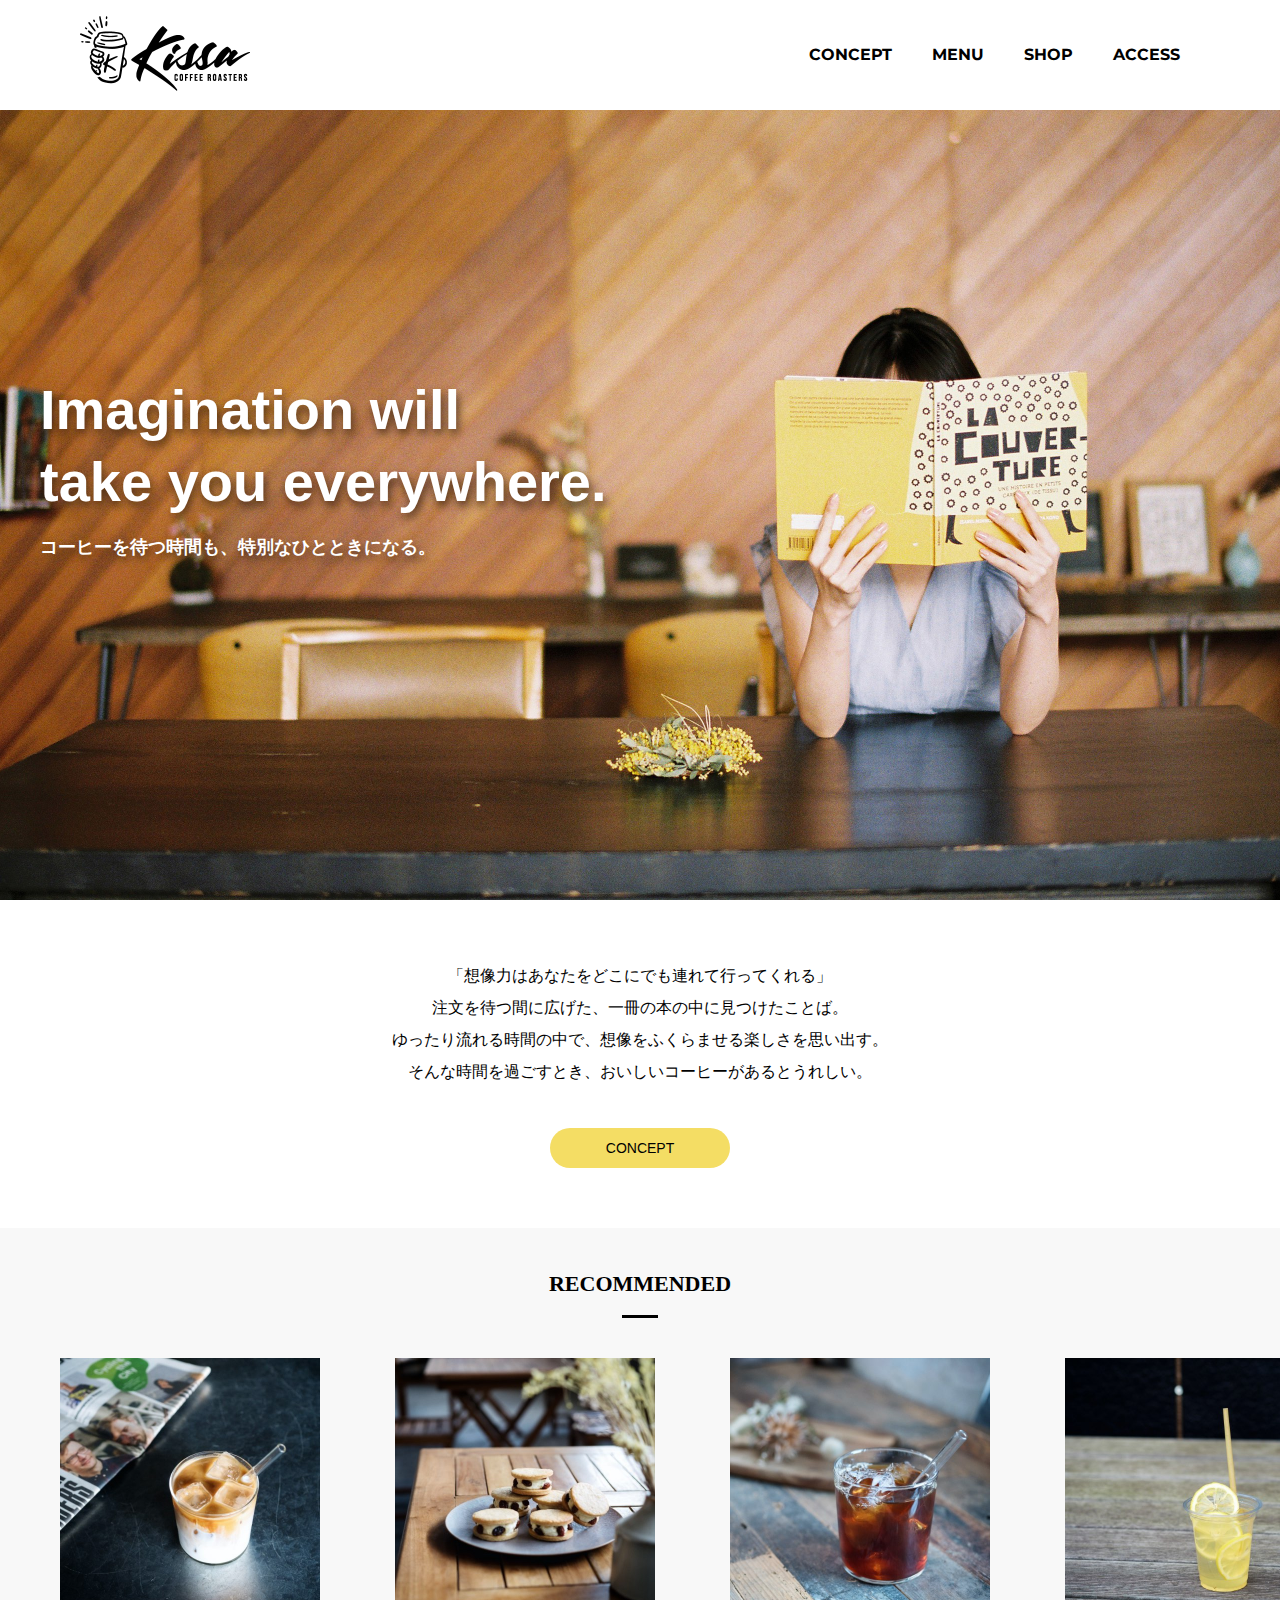
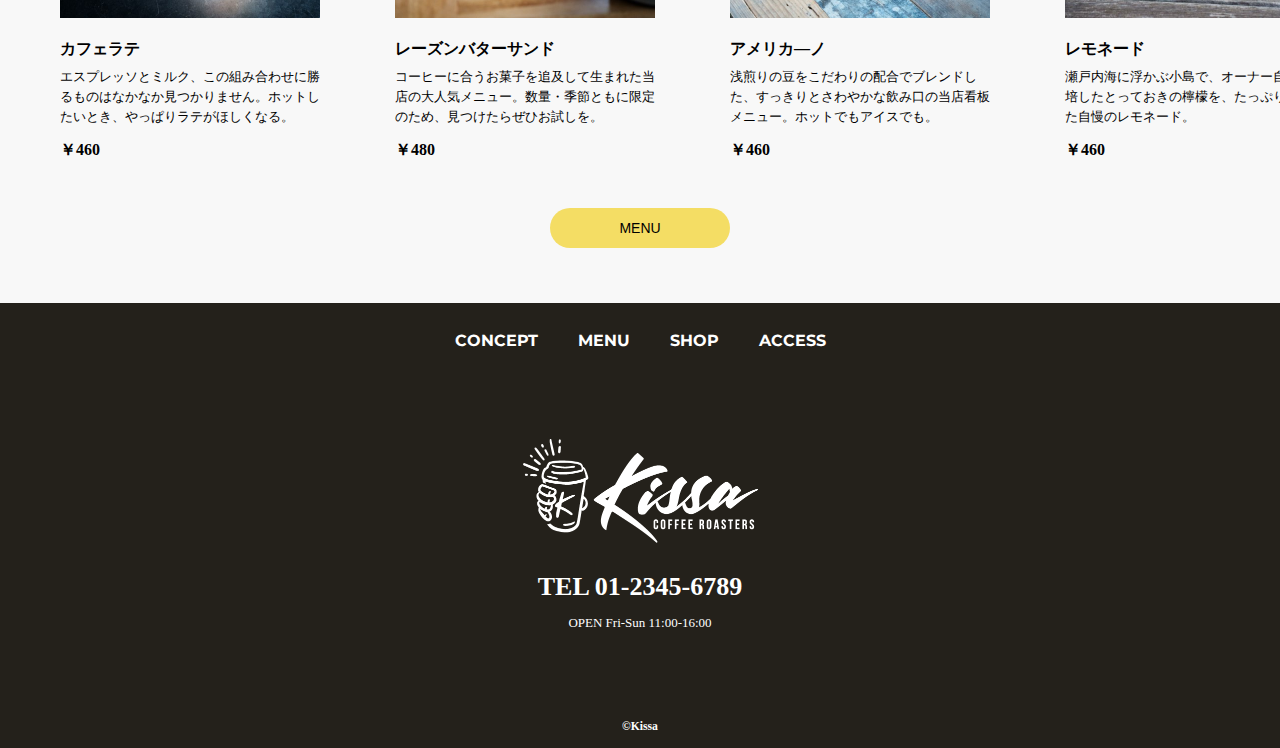
<file: index.html>
<!DOCTYPE html>
<html>
<!--以降はページには表示されないheadコンテンツ。-->
<head>
	<meta charset="utf-8">
	<title>Kissa official website</title>
	<!--概要欄用の説明文がこの箇所-->
	<meta name="description" content="インデックス">
	<!--スマホで見るときに見やすく整形するための指示。width=device-widthを指定することで崩れなくなる-->
	<meta name="viewport" content="width=device-width">
	<!--ハンバーガーメニューを表示させるためのJSファイルを読み込む指示-->
	<script src="./js/toggle-menu.js"></script>
	<link rel="stylesheet" href="./prac.css/practice_common.css">
	<link rel="stylesheet" href="./prac.css/index.css">
	<link rel="preconnect" href="https://fonts.googleapis.com">
  <link rel="preconnect" href="https://fonts.gstatic.com" crossorigin>
  <link href="https://fonts.googleapis.com/css2?family=Montserrat:wght@700&display=swap" rel="stylesheet">
</head>

<body>
	<header class="header">
		<div class="header-inner">
			<a class="header-logo" href="/index.html">
				<img src="/images/common/logo-header.png" alt="LOGO">
			</a>
			<button class="toggle-menu-button"></button>
			<div class="header-site-menu">
				<nav class="site-menu">
					<ul>
						<li><a href="/prac.html/concept.html">CONCEPT</a></li>
						<li><a href="/prac.html/menu.html">MENU</a></li>
						<li><a href="/prac.html/shop.html">SHOP</a></li>
						<li><a href="/prac.html/access.html">ACCESS</a></li>
					</ul>
				</nav>
			</div>
		</div>
	</header>
	<main class="main">
		<div class="first-view">
			<div class="first-view-text">
				<h1>Imagination will <br>take you everywhere.</h1>
				<p>コーヒーを待つ時間も、特別なひとときになる。</p>
			</div>
		</div>
		<div class="lead">
			<p>「想像力はあなたをどこにでも連れて行ってくれる」<br>注文を待つ間に広げた、一冊の本の中に見つけたことば。<br>ゆったり流れる時間の中で、想像をふくらませる楽しさを思い出す。<br>そんな時間を過ごすとき、おいしいコーヒーがあるとうれしい。</p>
			<div class="link-button-area">
				<!-- div要素を使ってリンクボタンを表示するエリアをつくる -->
        <a class="link-button" href="/prac.html/concept.html">CONCEPT</a>
			</div>
		</div>	
		<div class="recommended">
			<h2>RECOMMENDED</h2>
			<ul class="item-list">
				<li>
					<img src="./images/index/img-item01.jpg" alt="カフェラテ商品画像">
					<dl>
						<dt>カフェラテ</dt>
						<dd>エスプレッソとミルク、この組み合わせに勝るものはなかなか見つかりません。ホットしたいとき、やっぱりラテがほしくなる。</dd>
					</dl>
					<!-- dlタグ→記述リスト／dtタグ→記述リストの用語／ddタグ→記述リストの説明 -->
				  <p class="price">￥460</p>
				</li>
				<li>
					<img src="./images/index/img-item02.jpg" alt="レーズンバターサンド商品画像">
					<dl>
						<dt>レーズンバターサンド</dt>
						<dd>コーヒーに合うお菓子を追及して生まれた当店の大人気メニュー。数量・季節ともに限定のため、見つけたらぜひお試しを。</dd>
					</dl>
					<!-- dlタグ→記述リスト／dtタグ→記述リストの用語／ddタグ→記述リストの説明 -->
				  <p class="price">￥480</p>
				</li>
				<li>
					<img src="./images/index/img-item03.jpg" alt="アメリカ―ノ商品画像">
					<dl>
						<dt>アメリカ―ノ</dt>
						<dd>浅煎りの豆をこだわりの配合でブレンドした、すっきりとさわやかな飲み口の当店看板メニュー。ホットでもアイスでも。</dd>
					</dl>
					<!-- dlタグ→記述リスト／dtタグ→記述リストの用語／ddタグ→記述リストの説明 -->
				  <p class="price">￥460</p>
				</li>
				<li>
					<img src="./images/index/img-item04.jpg" alt="レモネード">
					<dl>
						<dt>レモネード</dt>
						<dd>瀬戸内海に浮かぶ小島で、オーナー自らが栽培したとっておきの檸檬を、たっぷりと使った自慢のレモネード。</dd>
					</dl>
					<!-- dlタグ→記述リスト／dtタグ→記述リストの用語／ddタグ→記述リストの説明 -->
				  <p class="price">￥460</p>
				</li>
				<li>
					<img src="./images/index/img-item05.jpg" alt="ホットドッグ">
					<dl>
						<dt>ホットドッグ・チリ</dt>
						<dd>ちょっと小腹がすいたとき、あるとうれしいホットドッグ・チリ。特製チリソースをかければ、もう言葉はいりません。</dd>
					</dl>
					<!-- dlタグ→記述リスト／dtタグ→記述リストの用語／ddタグ→記述リストの説明 -->
				  <p class="price">￥460</p>
				</li>
			</ul>
			<div class="link-button-area">
				<!-- div要素を使ってリンクボタンを表示するエリアをつくる -->
        <a class="link-button" href="/prac.html/menu.html">MENU</a>
			</div>
		</div>	  
	</main>
	<footer class="footer">
		<nav class="site-menu">
			<ul>
				<li><a href="/prac.html/concept.html">CONCEPT</a></li>
				<li><a href="/prac.html/menu.html">MENU</a></li>
				<li><a href="/prac.html/shop.html">SHOP</a></li>
				<li><a href="/prac.html/access.html">ACCESS</a></li>
			</ul>
		</nav>
		<a class="footer-logo" href="/index.html">
			<img src="./images/common/logo-footer.png" alt="LOGO">
		</a>
		<p class="footer-tel">TEL 01-2345-6789</p>
		<p class="footer-time">OPEN Fri-Sun 11:00-16:00</p>
		<p class="copyright"><small>&copy;Kissa</small></p>
	</footer>
</body>

</html>
</file>
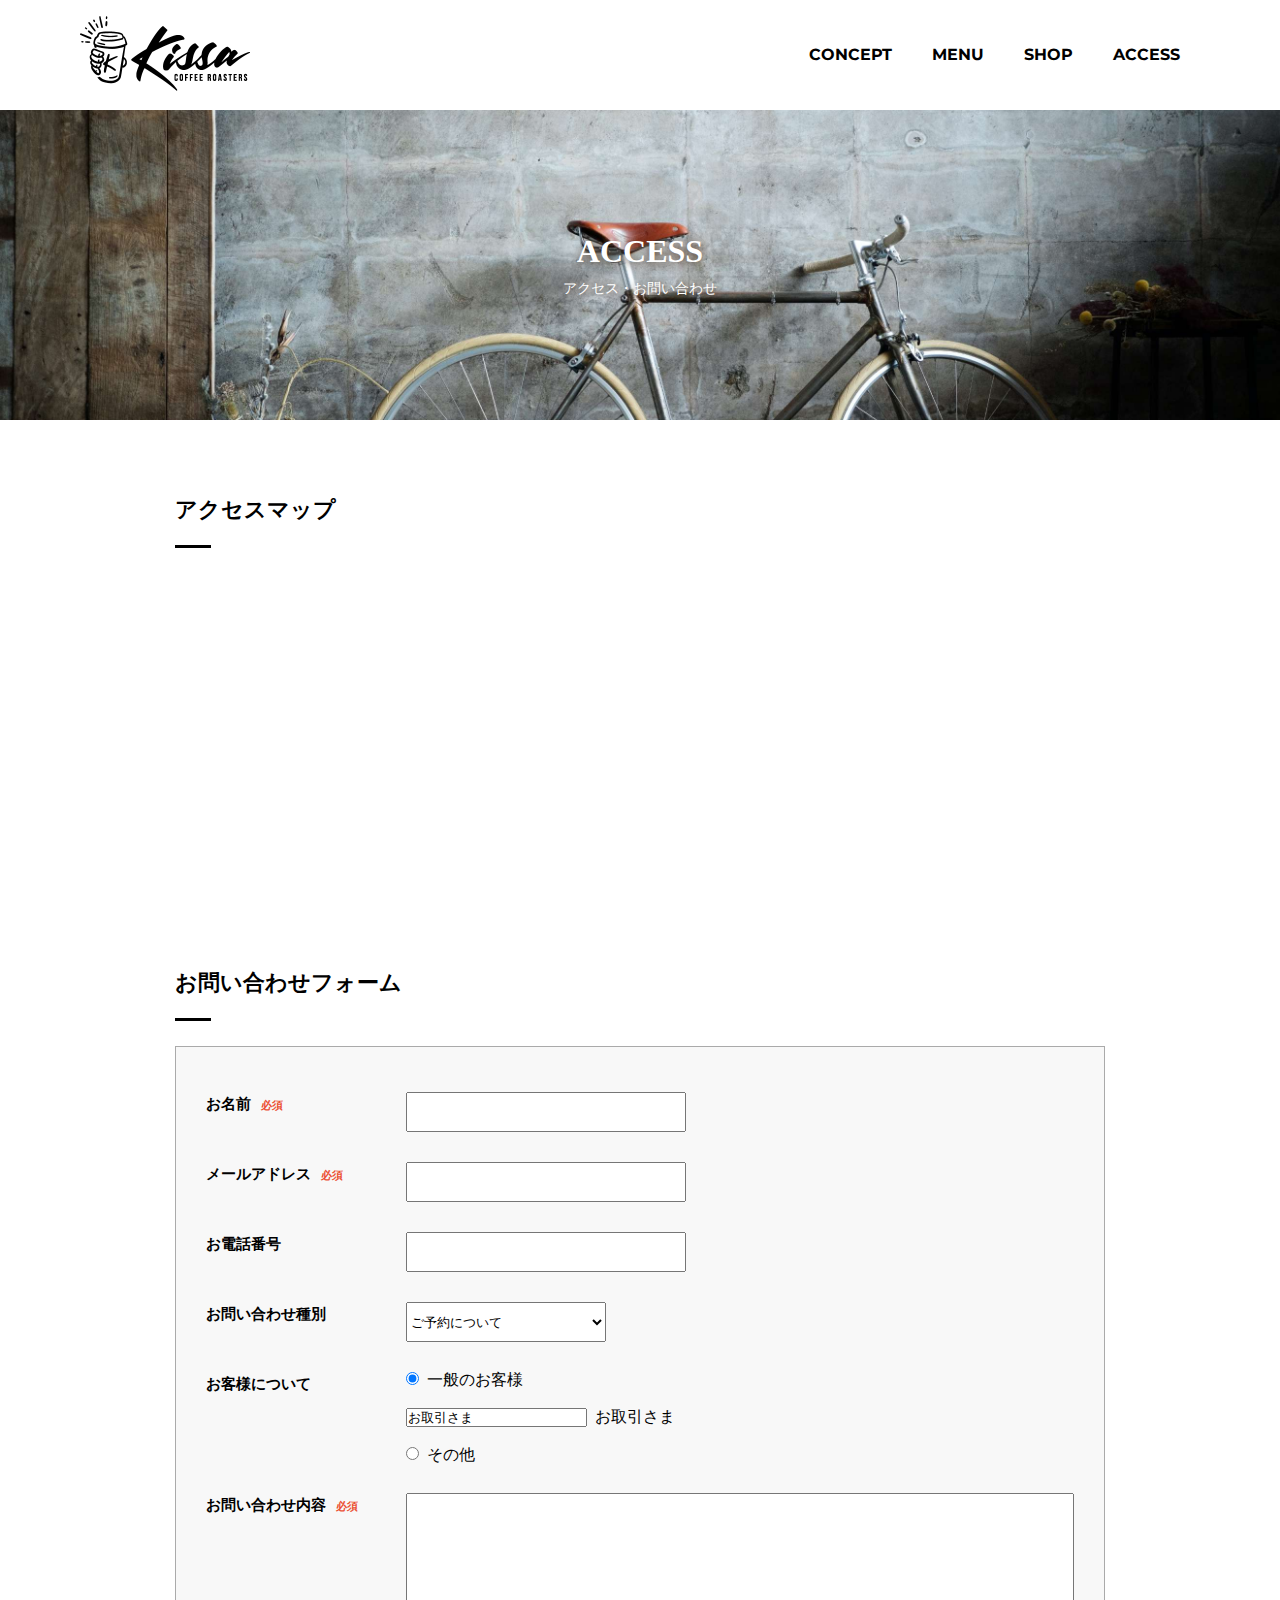
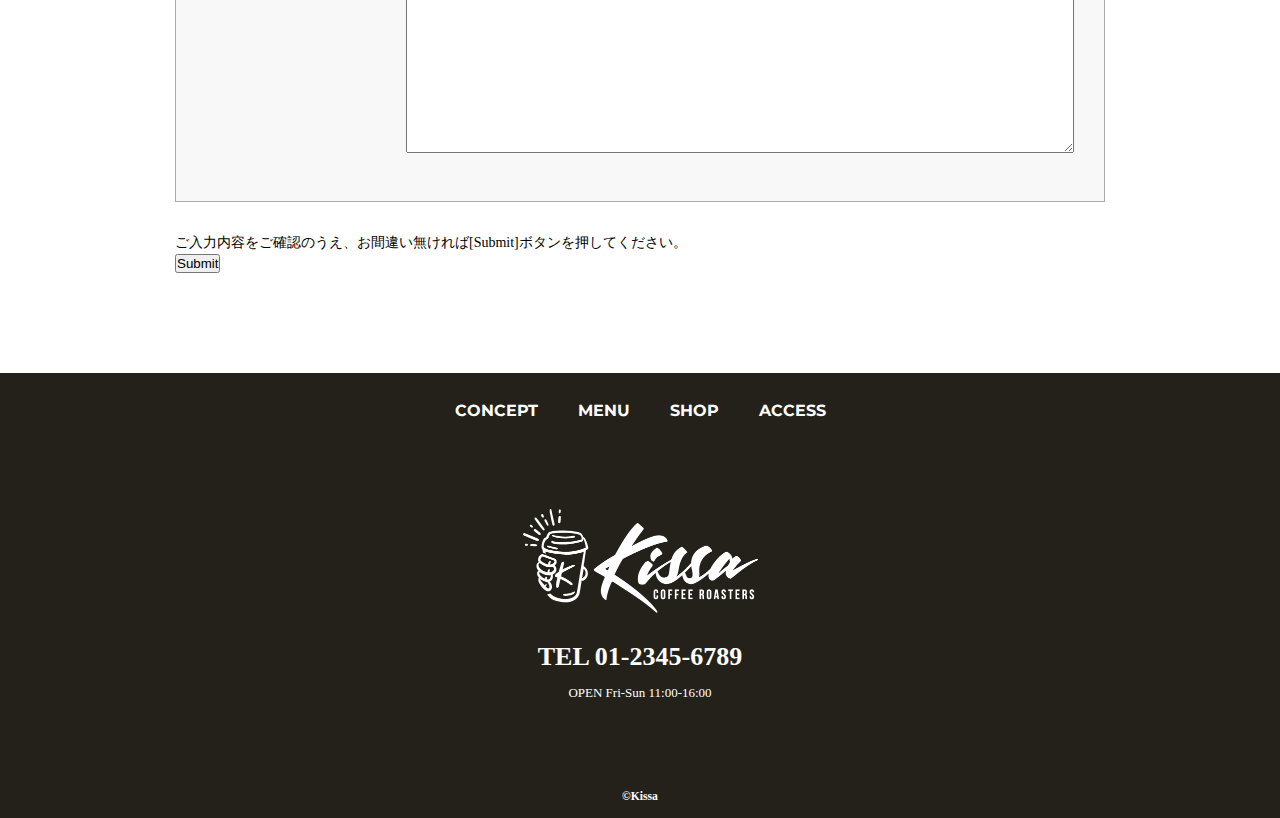
<file: prac.html/access.html>
<!DOCTYPE html>
<html>
<!--以降はページには表示されないheadコンテンツ。-->
<head>
	<meta charset="utf-8">
	<title>ACCESS | KISSA official website</title>
	<!--概要欄用の説明文がこの箇所-->
	<meta name="description" content="これは練習のためのサイトです">
	<!--スマホで見るときに見やすく整形するための指示。width=device-widthを指定することで崩れなくなる-->
	<meta name="viewport" content="width=device-width">
	<!--ハンバーガーメニューを表示させるためのJSファイルを読み込む指示-->
	<script src="../js/toggle-menu.js"></script>
	<link rel="stylesheet" href="../prac.css/practice_common.css">
	<link rel="stylesheet" href="../prac.css/access.css">
	<link rel="preconnect" href="https://fonts.googleapis.com">
  <link rel="preconnect" href="https://fonts.gstatic.com" crossorigin>
  <link href="https://fonts.googleapis.com/css2?family=Montserrat:wght@700&display=swap" rel="stylesheet">
</head>

<body>
	<header class="header">
		<div class="header-inner">
			<a class="header-logo" href="../index.html">
				<img src="../images/common/logo-header.png" alt="LOGO">
			</a>
			<button class="toggle-menu-button"></button>
			<div class="header-site-menu">
				<nav class="site-menu">
					<ul>
						<li><a href="../prac.html/concept.html">CONCEPT</a></li>
						<li><a href="../prac.html/menu.html">MENU</a></li>
						<li><a href="../prac.html/shop.html">SHOP</a></li>
						<li><a href="../prac.html/access.html">ACCESS</a></li>
					</ul>
				</nav>
			</div>
		</div>
	</header>
	<main class="main">
		<div class="title">
			<h1>ACCESS</h1>
			<p>アクセス・お問い合わせ</p>
		</div>
		<div class="map">
			<h2>アクセスマップ</h2>
			<iframe src="https://www.google.com/maps/embed?pb=!1m14!1m12!1m3!1d25593.963100754394!2d137.85358484999998!3d36.6926408!2m3!1f0!2f0!3f0!3m2!1i1024!2i768!4f13.1!5e0!3m2!1sja!2sjp!4v1642256374174!5m2!1sja!2sjp" style="border:0;" allowfullscreen="" loading="lazy"></iframe>
		</div>
		<div class="contact">
			<h2>お問い合わせフォーム</h2>
			<form action="#">
				<dl class="form-area">
					<dt><span class="required">お名前</span></dt>
					<dd><input class="input-text" type="text" name="name" required></dd>
					<dt><span class="required">メールアドレス</span></dt>
					<dd><input class="input-text" type="email" name="email" required></dd>
					<dt>お電話番号</dt>
					<dd><input class="input-text" type="tel" name="tel"></dd>
					<dt>お問い合わせ種別</dt>
					<dd>
						<select class="select-box" name="genre">
							<option value="ご予約について" selected>ご予約について</option>
							<option value="メニューについて">メニューについて</option>
							<option value="営業時間について">営業時間について</option>
						</select>
					</dd>
					<dt>お客様について</dt>
					<dd>
						<label class="radio-button"><input type="radio" name="user-type" value="一般のお客様" checked>一般のお客様</label>
						<label class="radio-button"><input tyoe="radio" name="user-type" value="お取引さま">お取引さま</label>
						<label class="radio-button"><input type="radio" name="user-type" value="その他">その他</label>
					</dd>
					<dt><span class="required">お問い合わせ内容</span></dt>
					<dd><textarea class="message" name="message" required></textarea></dd>
				</dl>
				<p class="confirm-text">ご入力内容をご確認のうえ、お間違い無ければ[Submit]ボタンを押してください。</p>
				<button class="Submit-button" type="submit">Submit</button>
			</form>
		</div>
	</main>
	<footer class="footer">
		<nav class="site-menu">
			<ul>
				<li><a href="../prac.html/concept.html">CONCEPT</a></li>
				<li><a href="../prac.html/menu.html">MENU</a></li>
				<li><a href="../prac.html/shop.html">SHOP</a></li>
				<li><a href="../prac.html/access.html">ACCESS</a></li>
			</ul>
		</nav>
		<a class="footer-logo" href="/index.html">
			<img src="../images/common/logo-footer.png" alt="LOGO">
		</a>
		<p class="footer-tel">TEL 01-2345-6789</p>
		<p class="footer-time">OPEN Fri-Sun 11:00-16:00</p>
		<p class="copyright"><small>&copy;Kissa</small></p>
	</footer>
</body>

</html>
</file>
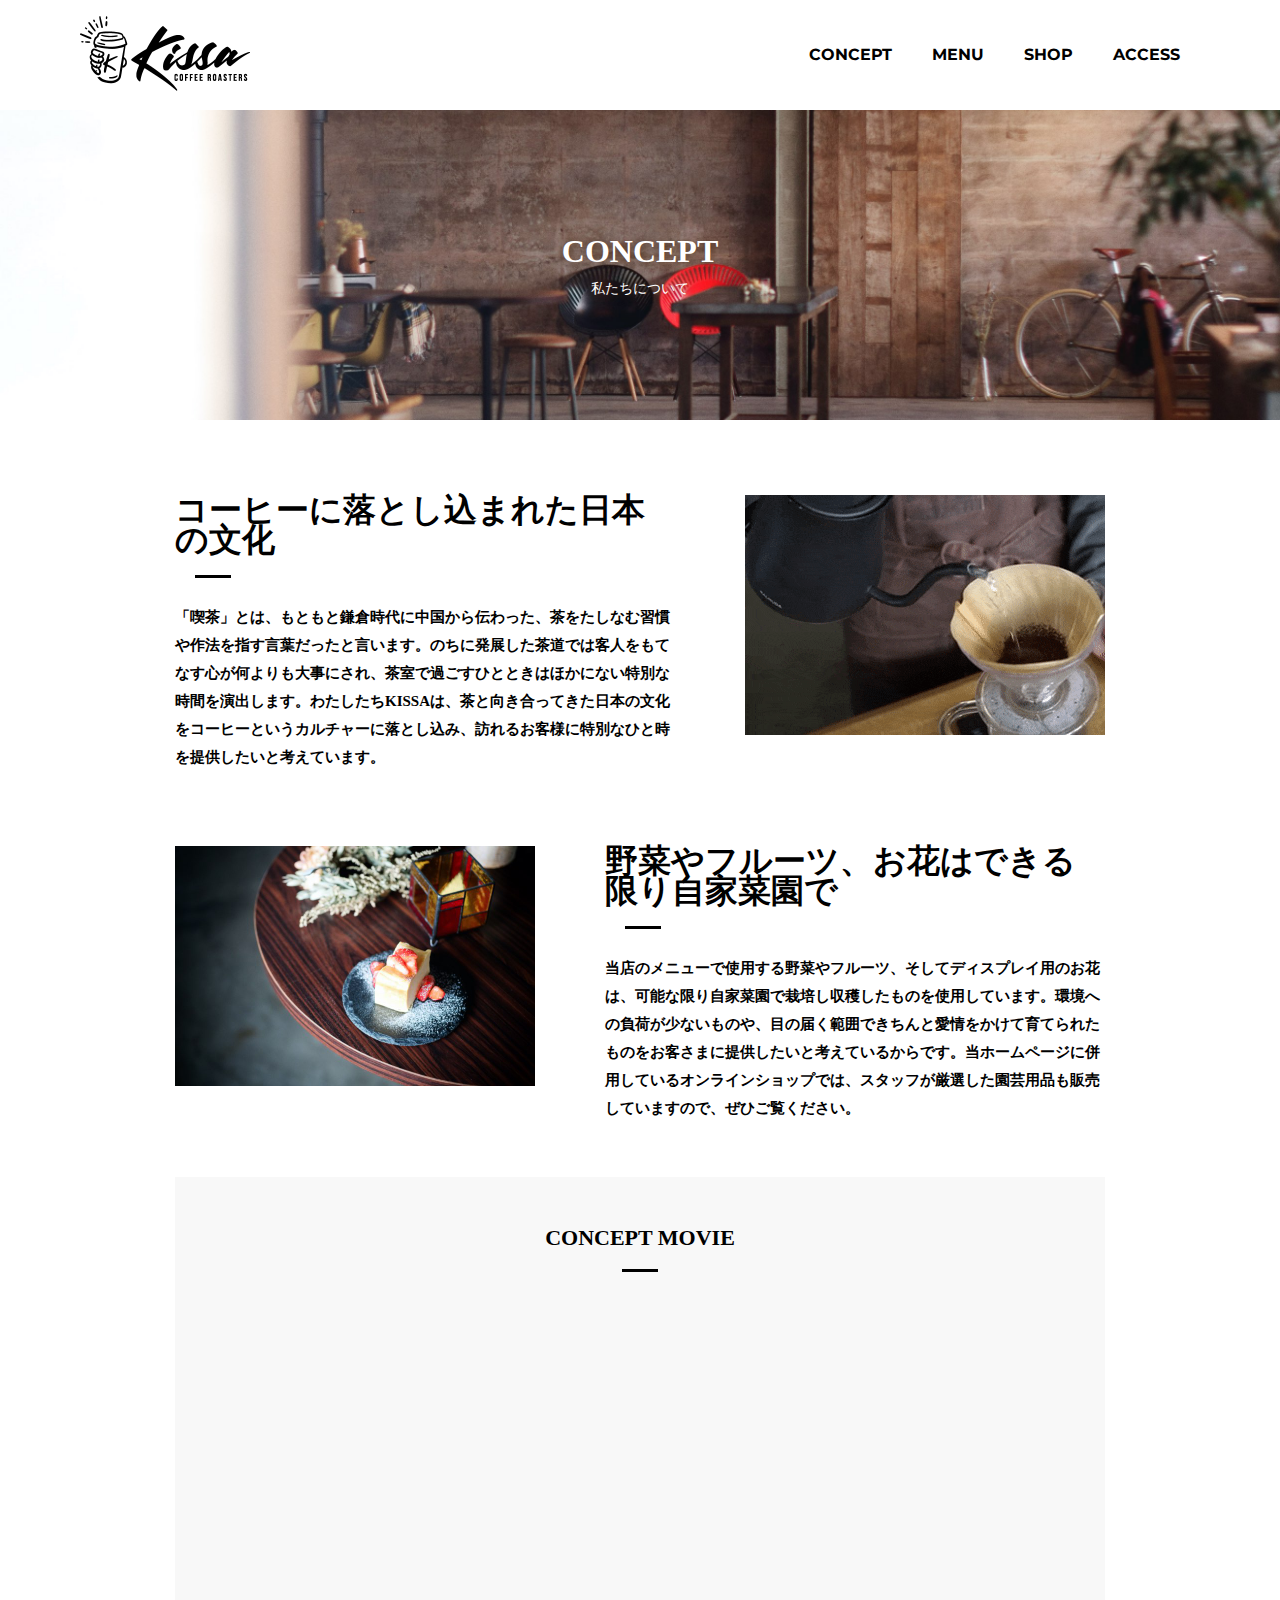
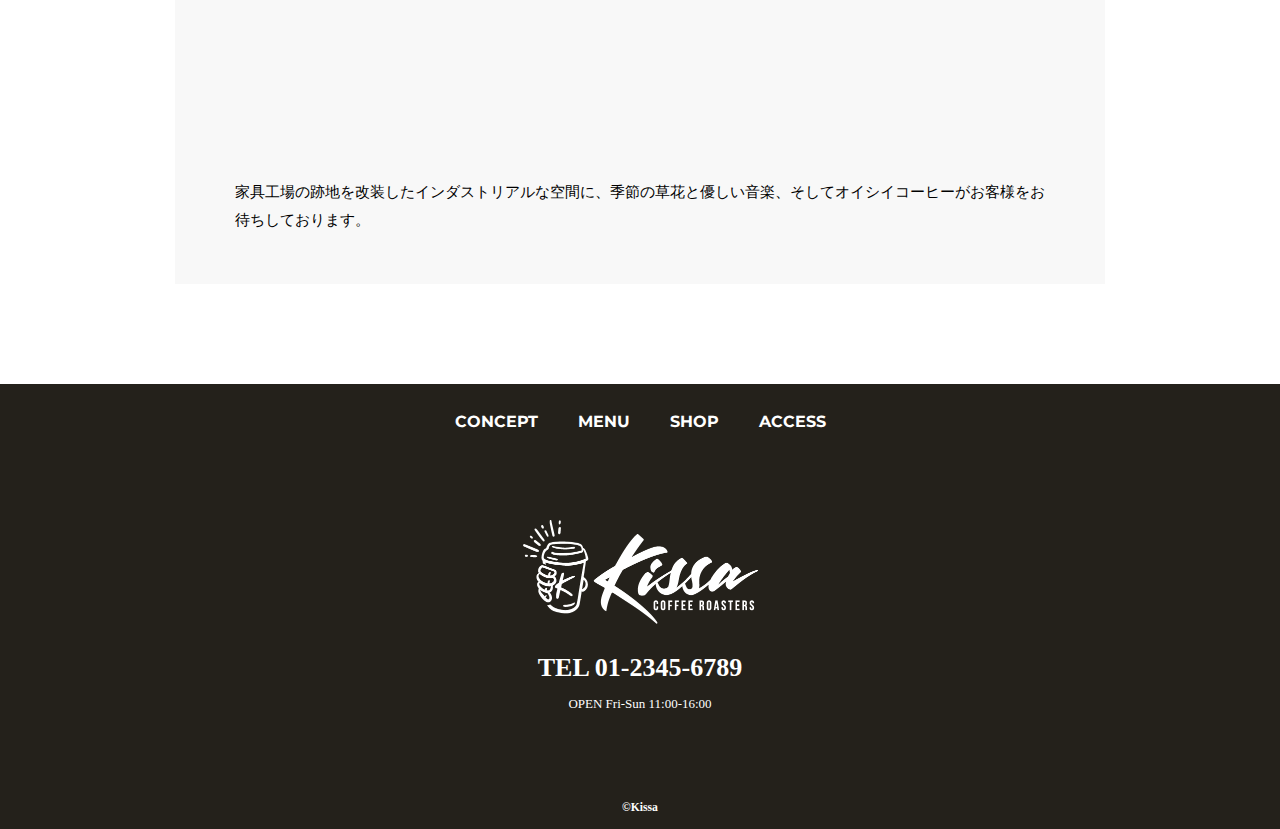
<file: prac.html/concept.html>
<!DOCTYPE html>
<html>
<!--以降はページには表示されないheadコンテンツ。-->
<head>
	<meta charset="utf-8">
	<title>CONCEPT | Kissa official website</title>
	<!--概要欄用の説明文がこの箇所-->
	<meta name="description" content="これは練習のためのサイトです">
	<!--スマホで見るときに見やすく整形するための指示。width=device-widthを指定することで崩れなくなる-->
	<meta name="viewport" content="width=device-width">
	<!--ハンバーガーメニューを表示させるためのJSファイルを読み込む指示-->
	<script src="../js/toggle-menu.js"></script>
	<link rel="stylesheet" href="../prac.css/practice_common.css">
	<link rel="stylesheet" href="../prac.css/concept.css">
	<link rel="preconnect" href="https://fonts.googleapis.com">
  <link rel="preconnect" href="https://fonts.gstatic.com" crossorigin>
  <link href="https://fonts.googleapis.com/css2?family=Montserrat:wght@700&display=swap" rel="stylesheet">
</head>

<body>
	<header class="header">
		<div class="header-inner">
			<a class="header-logo" href="../index.html">
				<img src="../images/common/logo-header.png" alt="LOGO">
			</a>
			<button class="toggle-menu-button"></button>
			<div class="header-site-menu">
				<nav class="site-menu">
					<ul>
						<li><a href="./concept.html">CONCEPT</a></li>
						<li><a href="./menu.html">MENU</a></li>
						<li><a href="./shop.html">SHOP</a></li>
						<li><a href="./shop.html">ACCESS</a></li>
					</ul>
				</nav>
			</div>
		</div>
	</header>
	<main class="main">
		<div class="title">
			<h1>CONCEPT</h1>
			<p>私たちについて</p>
		</div>
		<div class="feature">
			<div class="feature-text">
				<h2>コーヒーに落とし込まれた日本の文化</h2>
				<p>「喫茶」とは、もともと鎌倉時代に中国から伝わった、茶をたしなむ習慣や作法を指す言葉だったと言います。のちに発展した茶道では客人をもてなす心が何よりも大事にされ、茶室で過ごすひとときはほかにない特別な時間を演出します。わたしたちKISSAは、茶と向き合ってきた日本の文化をコーヒーというカルチャーに落とし込み、訪れるお客様に特別なひと時を提供したいと考えています。</p>
			</div>
			<img src="../images/concept/img-item01.gif" alt="コーヒーを淹れている画像">
		</div>
		<div class="feature reverse">
			<!-- 一つの要素に複数のクラス名をつける場合は -->
		  <div class="feature-text">
				<h2>野菜やフルーツ、お花はできる限り自家菜園で</h2>
				<p>当店のメニューで使用する野菜やフルーツ、そしてディスプレイ用のお花は、可能な限り自家菜園で栽培し収穫したものを使用しています。環境への負荷が少ないものや、目の届く範囲できちんと愛情をかけて育てられたものをお客さまに提供したいと考えているからです。当ホームページに併用しているオンラインショップでは、スタッフが厳選した園芸用品も販売していますので、ぜひご覧ください。</p>
		  </div>
	  	<img src="../images/concept/img-item02.jpg" alt="ケーキとドライフラワー">
		</div>
		<div class="movie">
			<h2>CONCEPT MOVIE</h2>
			<iframe src="https://www.youtube.com/embed/z01gL_ahiOQ" title="YouTube video player" frameborder="0" allow="accelerometer; autoplay; clipboard-write; encrypted-media; gyroscope; picture-in-picture" allowfullscreen></iframe>
		  <p>家具工場の跡地を改装したインダストリアルな空間に、季節の草花と優しい音楽、そしてオイシイコーヒーがお客様をお待ちしております。</p>
		</div>
	</main>
	<footer class="footer">
		<nav class="site-menu">
			<ul>
				<li><a href="./concept.html">CONCEPT</a></li>
				<li><a href="./menu.html">MENU</a></li>
				<li><a href="./shop.html">SHOP</a></li>
				<li><a href="./access.html">ACCESS</a></li>
			</ul>
		</nav>
		<a class="footer-logo" href="../index.html">
			<img src="../images/common/logo-footer.png" alt="LOGO">
		</a>
		<p class="footer-tel">TEL 01-2345-6789</p>
		<p class="footer-time">OPEN Fri-Sun 11:00-16:00</p>
		<p class="copyright"><small>&copy;Kissa</small></p>
	</footer>
</body>

</html>
</file>
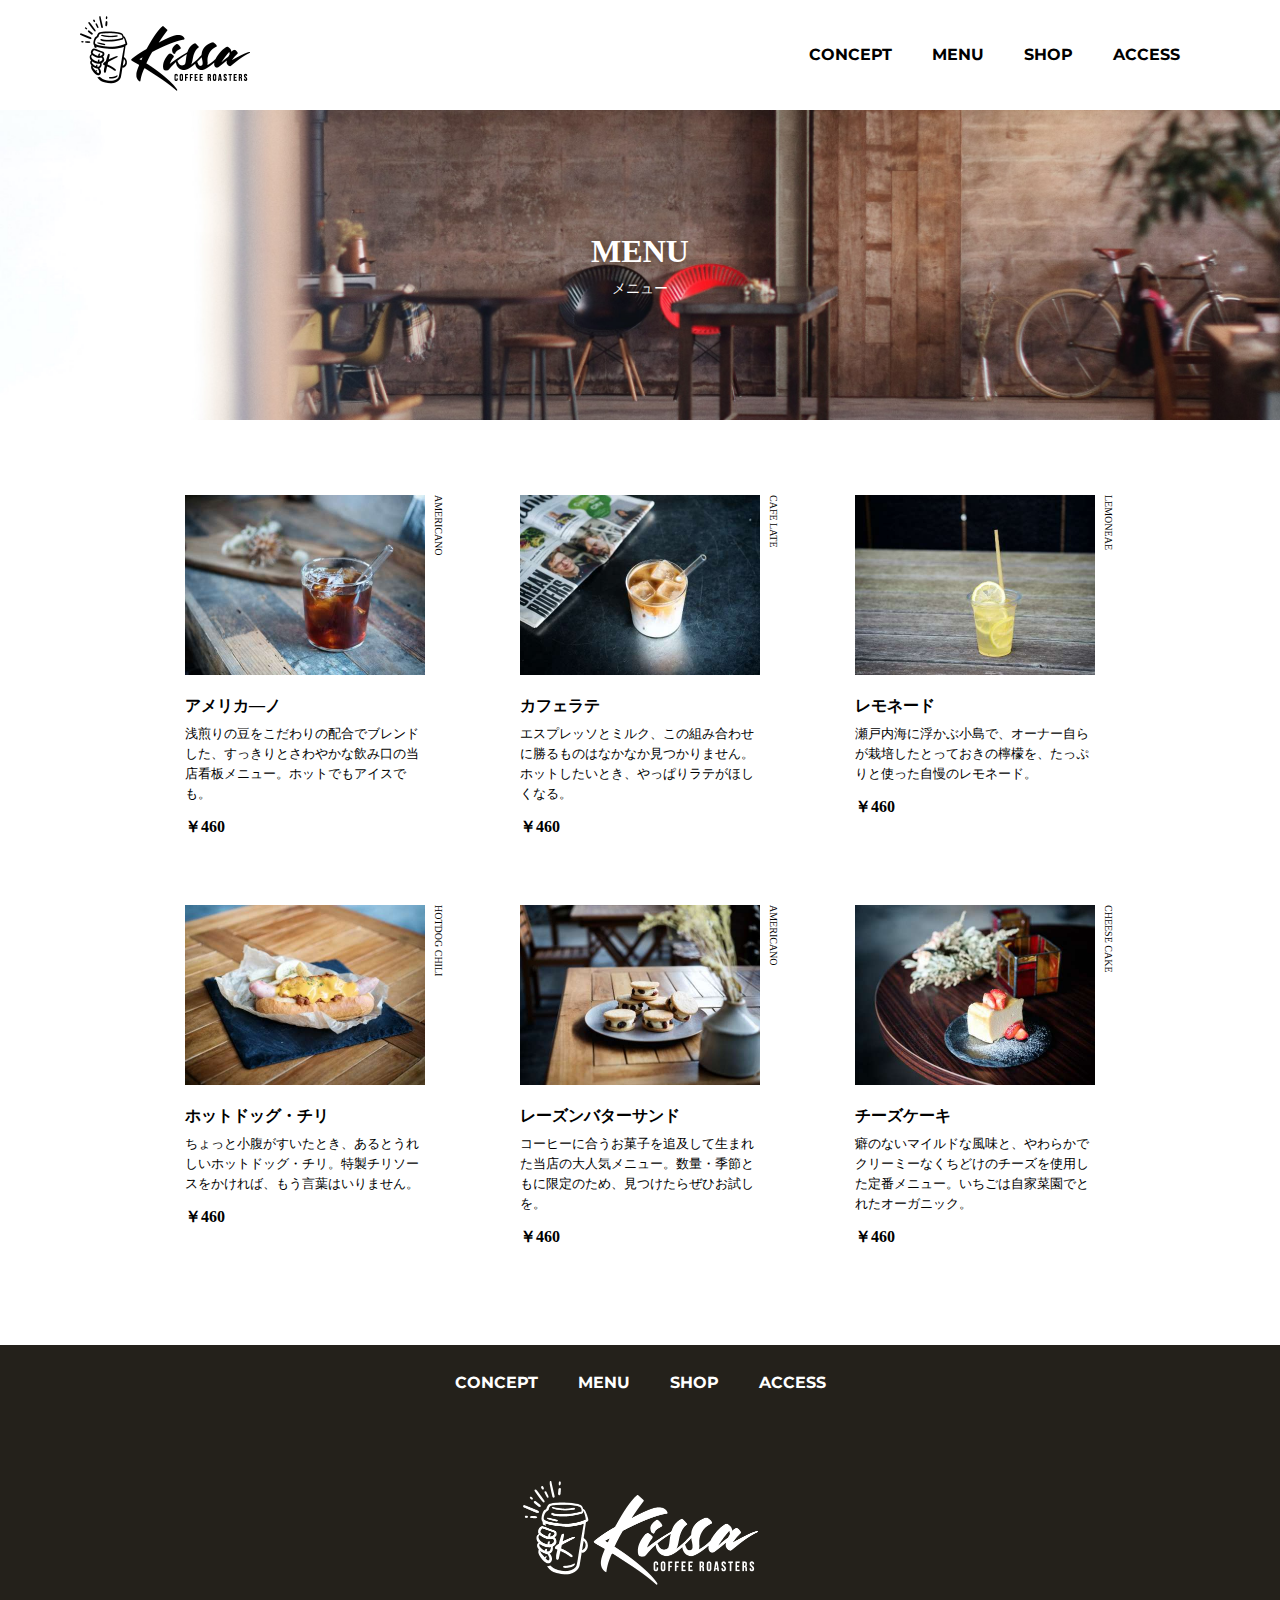
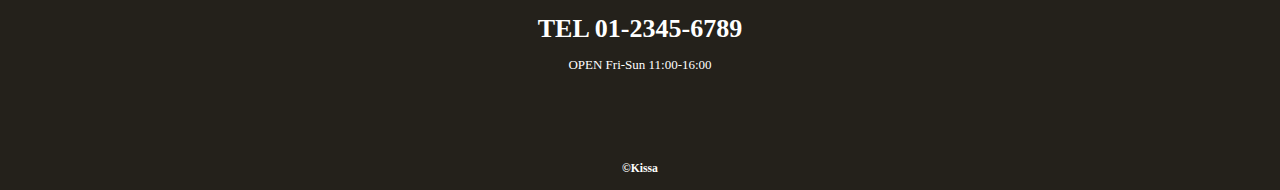
<file: prac.html/menu.html>
<!DOCTYPE html>
<html>
<!--以降はページには表示されないheadコンテンツ。-->
<head>
	<meta charset="utf-8">
	<title>MENU | Kissa official website</title>
	<!--概要欄用の説明文がこの箇所-->
	<meta name="description" content="これは練習のためのサイトです">
	<!--スマホで見るときに見やすく整形するための指示。width=device-widthを指定することで崩れなくなる-->
	<meta name="viewport" content="width=device-width">
	<!--ハンバーガーメニューを表示させるためのJSファイルを読み込む指示-->
	<script src="../js/toggle-menu.js"></script>
	<link rel="stylesheet" href="../prac.css/practice_common.css">
	<link rel="stylesheet" href="../prac.css/menu.css">
	<link rel="preconnect" href="https://fonts.googleapis.com">
  <link rel="preconnect" href="https://fonts.gstatic.com" crossorigin>
  <link href="https://fonts.googleapis.com/css2?family=Montserrat:wght@700&display=swap" rel="stylesheet">
</head>

<body>
	<header class="header">
		<div class="header-inner">
			<a class="header-logo" href="../index.html">
				<img src="../images/common/logo-header.png" alt="LOGO">
			</a>
			<button class="toggle-menu-button"></button>
			<div class="header-site-menu">
				<nav class="site-menu">
					<ul>
						<li><a href="./concept.html">CONCEPT</a></li>
						<li><a href="./menu.html">MENU</a></li>
						<li><a href="./shop.html">SHOP</a></li>
						<li><a href="./access.html">ACCESS</a></li>
					</ul>
				</nav>
			</div>
		</div>
	</header>
	<main class="main">
		<div class="title">
			<h1>MENU</h1>
			<p>メニュー</p>
		</div>
		<ul class="item-list">
				<li>
					<img src="../images/menu/img-item01.jpg" alt="アメリカ―ノ商品画像">
					<dl>
						<dt>アメリカ―ノ</dt>
						<dd>浅煎りの豆をこだわりの配合でブレンドした、すっきりとさわやかな飲み口の当店看板メニュー。ホットでもアイスでも。</dd>
					</dl>
					<!-- dlタグ→記述リスト／dtタグ→記述リストの用語／ddタグ→記述リストの説明 -->
				  <p class="price">￥460</p>
					<p class="item-label">AMERICANO</p>
				</li>
				<li>
					<img src="../images/menu/img-item02.jpg" alt="カフェラテ商品画像">
					<dl>
						<dt>カフェラテ</dt>
						<dd>エスプレッソとミルク、この組み合わせに勝るものはなかなか見つかりません。ホットしたいとき、やっぱりラテがほしくなる。</dd>
					</dl>
					<!-- dlタグ→記述リスト／dtタグ→記述リストの用語／ddタグ→記述リストの説明 -->
				  <p class="price">￥460</p>
					<p class="item-label">CAFE LATE</p>
				</li>
				<li>
					<img src="../images/menu/img-item03.jpg" alt="レモネード">
					<dl>
						<dt>レモネード</dt>
						<dd>瀬戸内海に浮かぶ小島で、オーナー自らが栽培したとっておきの檸檬を、たっぷりと使った自慢のレモネード。</dd>
					</dl>
					<!-- dlタグ→記述リスト／dtタグ→記述リストの用語／ddタグ→記述リストの説明 -->
				  <p class="price">￥460</p>
					<p class="item-label">LEMONEAE</p>
				</li>
				<li>
					<img src="../images/menu/img-item04.jpg" alt="ホットドッグ・チリ">
					<dl>
						<dt>ホットドッグ・チリ</dt>
						<dd>ちょっと小腹がすいたとき、あるとうれしいホットドッグ・チリ。特製チリソースをかければ、もう言葉はいりません。</dd>
					</dl>
					<!-- dlタグ→記述リスト／dtタグ→記述リストの用語／ddタグ→記述リストの説明 -->
				  <p class="price">￥460</p>
					<p class="item-label">HOTDOG CHILI</p>
				</li>
				<li>
					<img src="../images/menu/img-item05.jpg" alt="レーズンバターサンド">
					<dl>
						<dt>レーズンバターサンド</dt>
						<dd>コーヒーに合うお菓子を追及して生まれた当店の大人気メニュー。数量・季節ともに限定のため、見つけたらぜひお試しを。</dd>
					</dl>
					<!-- dlタグ→記述リスト／dtタグ→記述リストの用語／ddタグ→記述リストの説明 -->
				  <p class="price">￥460</p>
					<p class="item-label">AMERICANO</p>
				</li>
				<li>
					<img src="../images/menu/img-item06.jpg" alt="チーズケーキ">
					<dl>
						<dt>チーズケーキ</dt>
						<dd>癖のないマイルドな風味と、やわらかでクリーミーなくちどけのチーズを使用した定番メニュー。いちごは自家菜園でとれたオーガニック。</dd>
					</dl>
					<!-- dlタグ→記述リスト／dtタグ→記述リストの用語／ddタグ→記述リストの説明 -->
				  <p class="price">￥460</p>
					<p class="item-label">CHEESE CAKE</p>
				</li>
		</ul>
	</main>
	<footer class="footer">
		<nav class="site-menu">
			<ul>
				<li><a href="./concept.html">CONCEPT</a></li>
				<li><a href="./menu.html">MENU</a></li>
				<li><a href="./shop.html">SHOP</a></li>
				<li><a href="./access.html">ACCESS</a></li>
			</ul>
		</nav>
		<a class="footer-logo" href="../index.html">
			<img src="../images/common/logo-footer.png" alt="LOGO">
		</a>
		<p class="footer-tel">TEL 01-2345-6789</p>
		<p class="footer-time">OPEN Fri-Sun 11:00-16:00</p>
		<p class="copyright"><small>&copy;Kissa</small></p>
	</footer>
</body>

</html>
</file>
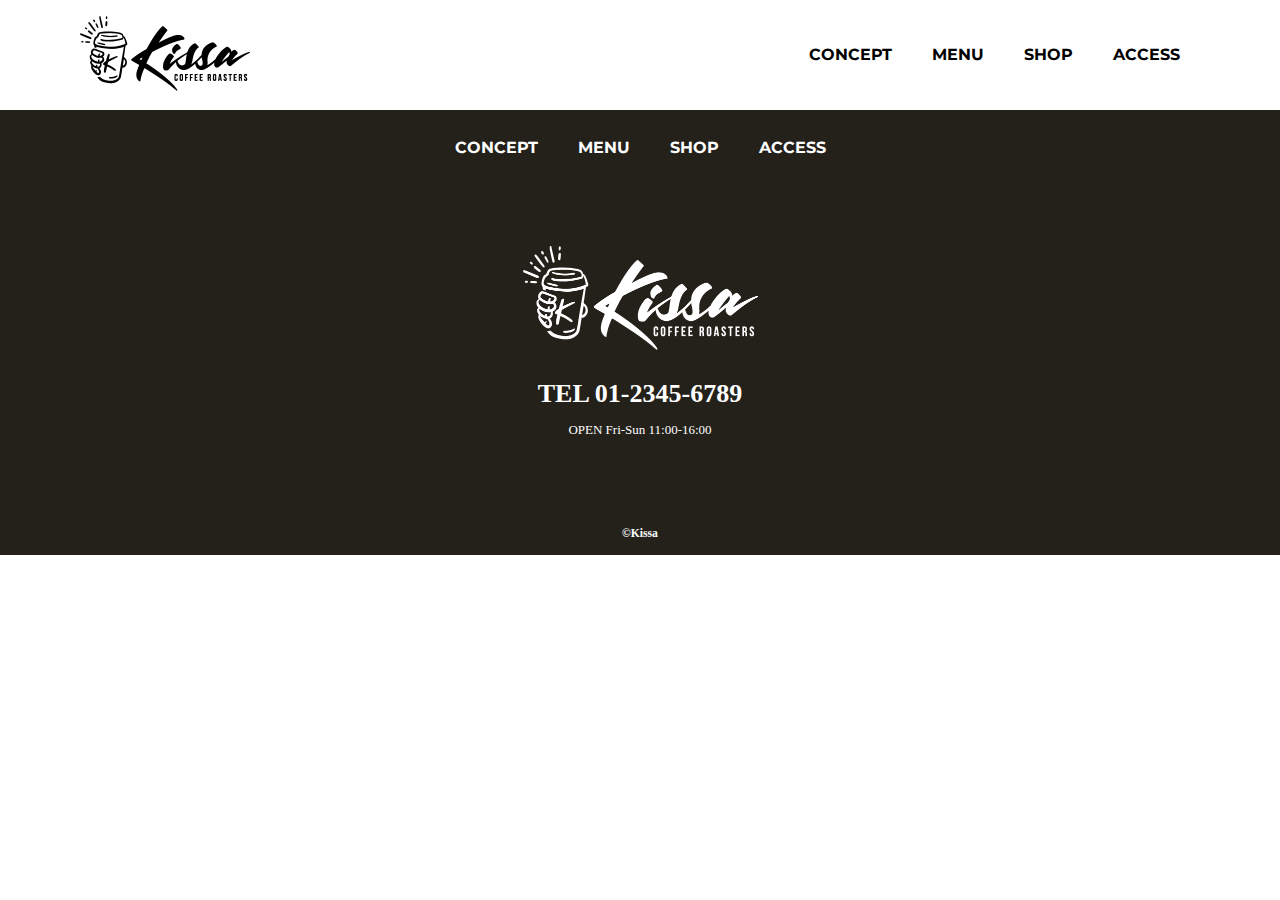
<file: prac.html/practice_common.html>
<!DOCTYPE html>
<html>
<!--以降はページには表示されないheadコンテンツ。-->
<head>
	<meta charset="utf-8">
	<title>Kissa official website</title>
	<!--概要欄用の説明文がこの箇所-->
	<meta name="description" content="これは練習のためのサイトです">
	<!--スマホで見るときに見やすく整形するための指示。width=device-widthを指定することで崩れなくなる-->
	<meta name="viewport" content="width=device-width">
	<!--ハンバーガーメニューを表示させるためのJSファイルを読み込む指示-->
	<script src="../js/toggle-menu.js"></script>
	<link rel="stylesheet" href="../prac.css/practice_common.css">
	<link rel="preconnect" href="https://fonts.googleapis.com">
  <link rel="preconnect" href="https://fonts.gstatic.com" crossorigin>
  <link href="https://fonts.googleapis.com/css2?family=Montserrat:wght@700&display=swap" rel="stylesheet">
</head>

<body>
	<header class="header">
		<div class="header-inner">
			<a class="header-logo" href="../index.html">
				<img src="../images/common/logo-header.png" alt="LOGO">
			</a>
			<button class="toggle-menu-button"></button>
			<div class="header-site-menu">
				<nav class="site-menu">
					<ul>
						<li><a href="./concept.html">CONCEPT</a></li>
						<li><a href="./menu.html">MENU</a></li>
						<li><a href="./shop.html">SHOP</a></li>
						<li><a href="./access.html">ACCESS</a></li>
					</ul>
				</nav>
			</div>
		</div>
	</header>
	<main class="main">
	</main>
	<footer class="footer">
		<nav class="site-menu">
			<ul>
				<li><a href="./concept.html">CONCEPT</a></li>
				<li><a href="./menu.html">MENU</a></li>
				<li><a href="./shop.html">SHOP</a></li>
				<li><a href="./access.html">ACCESS</a></li>
			</ul>
		</nav>
		<a class="footer-logo" href="../index.html">
			<img src="../images/common/logo-footer.png" alt="LOGO">
		</a>
		<p class="footer-tel">TEL 01-2345-6789</p>
		<p class="footer-time">OPEN Fri-Sun 11:00-16:00</p>
		<p class="copyright"><small>&copy;Kissa</small></p>
	</footer>
</body>

</html>
</file>
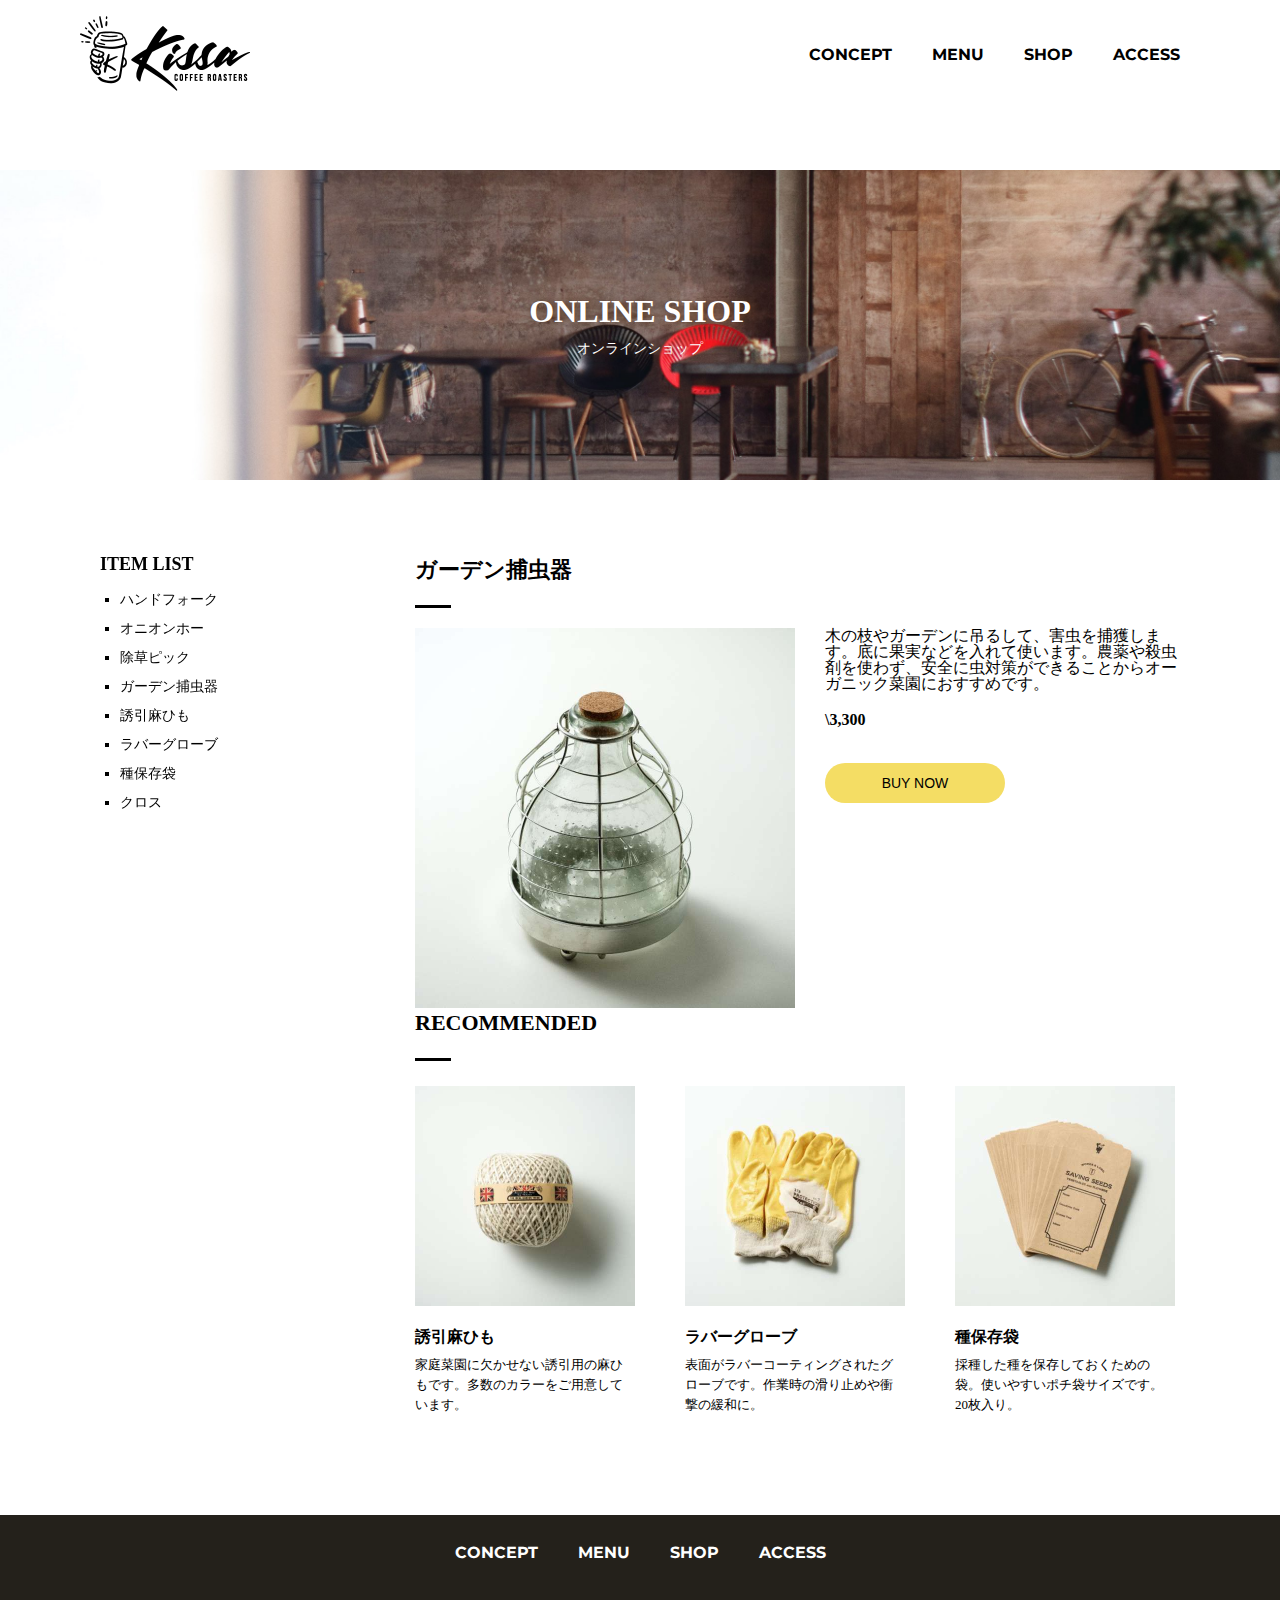
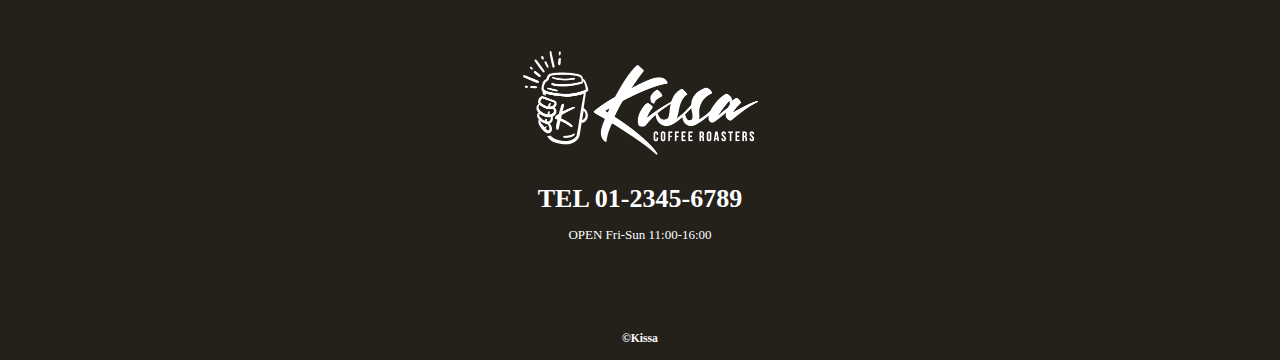
<file: prac.html/shop-detail.html>
<!DOCTYPE html>
<html>

<head>
    <meta charset="UTF-8">
    <title>ONLINE SHOP｜KISSA official website</title>
    <meta name="description" content="カフェ「KISSA」のスタッフが厳選した、園芸用品のオンラインショップのページです。">
    <meta name="viewport" content="width=device-width">
    <script src="../js/toggle-menu.js"></script>
    <link href="../prac.css/practice_common.css" rel="stylesheet">
    <link href="../prac.css/concept.css" rel="stylesheet">
    <link rel="stylesheet" href="../prac.css/shop.css">
    <link rel="preconnect" href="https://fonts.googleapis.com">
    <link rel="preconnect" href="https://fonts.gstatic.com" crossorigin>
    <link href="https://fonts.googleapis.com/css2?family=Montserrat:wght@700&display=swap" rel="stylesheet">
</head>

<body>

    <!-- headerここから -->
    <header class="header">
        <div class="header-inner">
            <a class="header-logo" href="../index.html">
                <img src="../images/common/logo-header.png" alt="KISSA">
            </a>
            <button class="toggle-menu-button"></button>
            <div class="header-site-menu">
                <nav class="site-menu">
                    <ul>
                        <li><a href="../prac.html/concept.html">CONCEPT</a></li>
                        <li><a href="../prac.html/menu.html">MENU</a></li>
                        <li><a href="../prac.html/shop.html">SHOP</a></li>
                        <li><a href="../prac.html/access.html">ACCESS</a></li>
                    </ul>
                </nav>
            </div>
        </div>
    </header>
    <!-- headerここまで -->

    <!-- mainここから -->
    <main class="main">
        <div class="title">
            <h1>ONLINE SHOP</h1>
            <p>オンラインショップ</p>
        </div>
        <div class="shop-contents">
            <div class="shop-item">
                <h2>ガーデン捕虫器</h2>
                <div class="item-area">
                    <img src="../images/shop/img-item04-large.jpg" alt="ガーデン捕虫器">
                    <div class="about-item">
                        <p class="item-text">木の枝やガーデンに吊るして、害虫を捕獲します。底に果実などを入れて使います。農薬や殺虫剤を使わず、安全に虫対策ができることからオーガニック菜園におすすめです。</p>
                        <p class="item-price">\3,300</p>
                        <a href="https://www.amazon.co.jp/dp/4774190640/" target="_blank">BUY NOW</a>
                        <!-- _blankはリンク先が別タブで開くように、target属性で指定する値 -->
                    </div>
                </div>
                <div class="item-group recommended">
                    <h2>RECOMMENDED</h2>
                    <ul class="item-list">
                        <li>
                            <a href="../prac.html/shop-detail.html">
                                <img src="../images/shop/img-item05.jpg" alt="誘引麻ひもの画像">
                                <dl>
                                    <dt>誘引麻ひも</dt>
                                    <dd>家庭菜園に欠かせない誘引用の麻ひもです。多数のカラーをご用意しています。</dd>
                                </dl>
                            </a>
                        </li>
                        <li>
                            <a href="../prac.html/shop-detail.html">
                                <img src="../images/shop/img-item06.jpg" alt="ラバーグローブの画像">
                                <dl>
                                    <dt>ラバーグローブ</dt>
                                    <dd>表面がラバーコーティングされたグローブです。作業時の滑り止めや衝撃の緩和に。</dd>
                                </dl>
                            </a>
                        </li>
                        <li>
                            <a href="../prac.html/shop-detail.html">
                                <img src="../images/shop/img-item07.jpg" alt="種保存袋の商品画像">
                                <dl>
                                    <dt>種保存袋</dt>
                                    <dd>採種した種を保存しておくための袋。使いやすいポチ袋サイズです。20枚入り。</dd>
                                </dl>
                            </a>
                        </li>
                    </ul>
                </div>
            </div>
            <aside class="shop-menu">
                <div class="shop-menu-inner">
                    <h2>ITEM LIST</h2>
                    <ul>
                        <li><a href="../prac.html/shop-detail.html">ハンドフォーク</a></li>
                        <li><a href="../prac.html/shop-detail.html">オニオンホー</a></li>
                        <li><a href="../prac.html/shop-detail.html">除草ピック</a></li>
                        <li><a href="../prac.html/shop-detail.html">ガーデン捕虫器</a></li>
                        <li><a href="../prac.html/shop-detail.html">誘引麻ひも</a></li>
                        <li><a href="../prac.html/shop-detail.html">ラバーグローブ</a></li>
                        <li><a href="../prac.html/shop-detail.html">種保存袋</a></li>
                        <li><a href="../prac.html/shop-detail.html">クロス</a></li>
                    </ul>
                </div>
            </aside>
        </div>
    </main>
    <!-- mainここまで -->

    <!-- footerここから -->
    <footer class="footer">
        <nav class="site-menu">
            <ul>
                <li><a href="./concept.html">CONCEPT</a></li>
                <li><a href="./menu.html">MENU</a></li>
                <li><a href="./shop.html">SHOP</a></li>
                <li><a href="./access.html">ACCESS</a></li>
            </ul>
        </nav>
        <a class="footer-logo" href="../index.html">
            <img src="../images/common/logo-footer.png" alt="KISSA">
        </a>
        <p class="footer-tel">TEL 01-2345-6789</p>
        <p class="footer-time">OPEN Fri-Sun 11:00-16:00</p>
        <p class="copyright"><small>&copy;Kissa</small></p>
    </footer>
    <!-- footerここまで -->

</body>

</html>
</file>
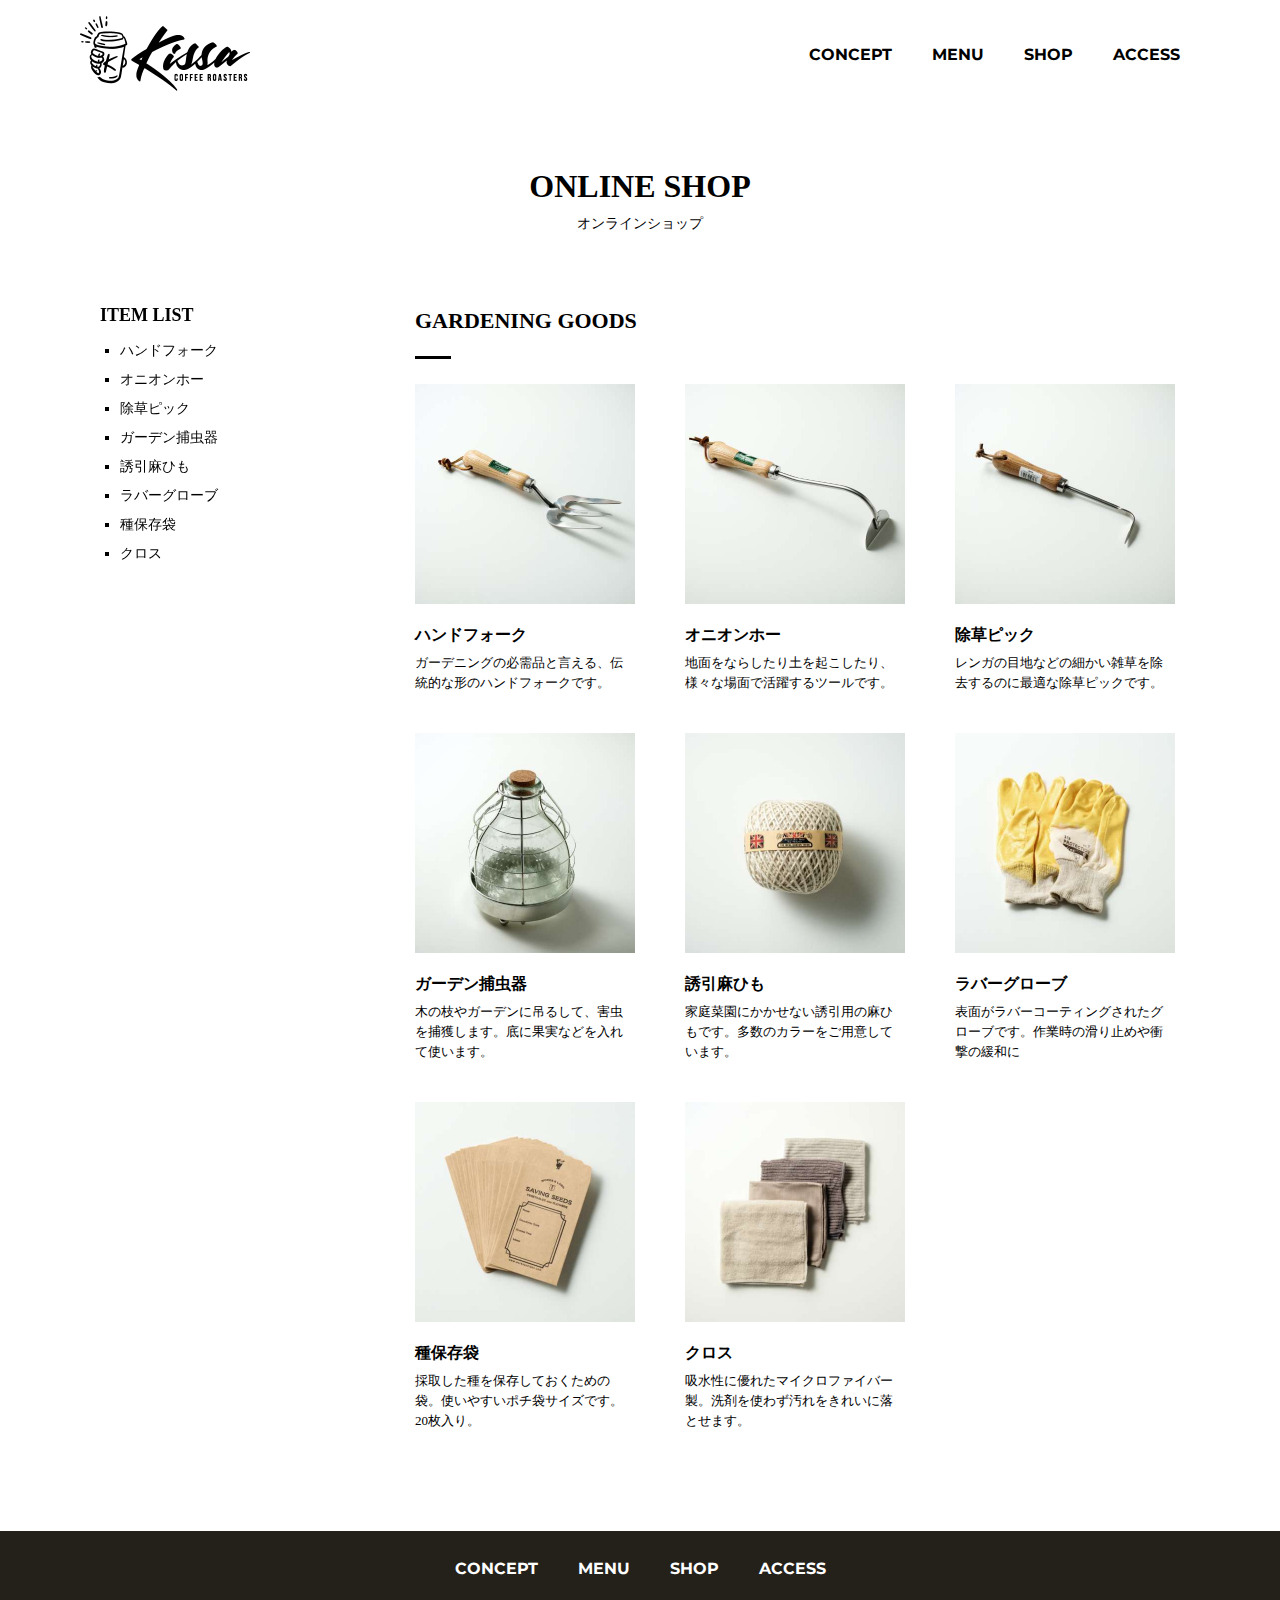
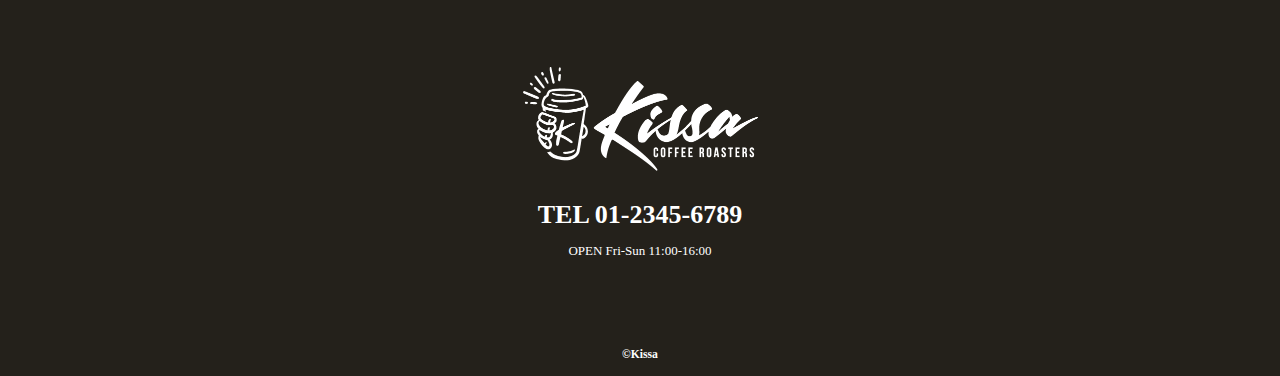
<file: prac.html/shop.html>
<!DOCTYPE html>
<html>
<!--以降はページには表示されないheadコンテンツ。-->
<head>
	<meta charset="utf-8">
	<title>ONLINE SHOP | Kissa official website</title>
	<!--概要欄用の説明文がこの箇所-->
	<meta name="description" content="これは練習のためのサイトです">
	<!--スマホで見るときに見やすく整形するための指示。width=device-widthを指定することで崩れなくなる-->
	<meta name="viewport" content="width=device-width">
	<!--ハンバーガーメニューを表示させるためのJSファイルを読み込む指示-->
	<script src="../js/toggle-menu.js"></script>
	<link rel="stylesheet" href="../prac.css/practice_common.css">
	<link rel="stylesheet" href="../prac.css/shop.css">
	<link rel="preconnect" href="https://fonts.googleapis.com">
  <link rel="preconnect" href="https://fonts.gstatic.com" crossorigin>
  <link href="https://fonts.googleapis.com/css2?family=Montserrat:wght@700&display=swap" rel="stylesheet">
</head>

<body>
	<header class="header">
		<div class="header-inner">
			<a class="header-logo" href="../index.html">
				<img src="../images/common/logo-header.png" alt="LOGO">
			</a>
			<button class="toggle-menu-button"></button>
			<div class="header-site-menu">
				<nav class="site-menu">
					<ul>
						<li><a href="./concept.html">CONCEPT</a></li>
						<li><a href="./menu.html">MENU</a></li>
						<li><a href="./shop.html">SHOP</a></li>
						<li><a href="./access.html">ACCESS</a></li>
					</ul>
				</nav>
			</div>
		</div>
	</header>
	<main class="main">
		<div class="title">
			<h1>ONLINE SHOP</h1>
			<p>オンラインショップ</p>
		</div>
		<div class="shop-contents">
			<div class="shop-item">
				<div class="item-group">
					<h2>GARDENING GOODS</h2>
					<ul class="item-list">
						<li>
							<a href="shop-detail.html">
								<img src="../images/shop/img-item01.jpg" alt="ハンドフォーク商品画像">
								<dl>
									<dt>ハンドフォーク</dt>
									<dd>ガーデニングの必需品と言える、伝統的な形のハンドフォークです。</dd>
								</dl>
								<!-- dlタグ→記述リスト／dtタグ→記述リストの用語／ddタグ→記述リストの説明 -->
							</a>
						</li>
						<li>
							<a href="shop-detail.html">
								<img src="../images/shop/img-item02.jpg" alt="オニオンホー商品画像">
								<dl>
									<dt>オニオンホー</dt>
									<dd>地面をならしたり土を起こしたり、様々な場面で活躍するツールです。</dd>
								</dl>
								<!-- dlタグ→記述リスト／dtタグ→記述リストの用語／ddタグ→記述リストの説明 -->
							</a>
						</li>
						<li>
							<a href="shop-detail.html">
								<img src="../images/shop/img-item03.jpg" alt="除草ピック商品画像">
								<dl>
									<dt>除草ピック</dt>
									<dd>レンガの目地などの細かい雑草を除去するのに最適な除草ピックです。</dd>
								</dl>
								<!-- dlタグ→記述リスト／dtタグ→記述リストの用語／ddタグ→記述リストの説明 -->
							</a>
						</li>
						<li>
							<a href="shop-detail.html">
								<img src="../images/shop/img-item04.jpg" alt="ガーデン捕虫器">
								<dl>
									<dt>ガーデン捕虫器</dt>
									<dd>木の枝やガーデンに吊るして、害虫を捕獲します。底に果実などを入れて使います。</dd>
								</dl>
								<!-- dlタグ→記述リスト／dtタグ→記述リストの用語／ddタグ→記述リストの説明 -->
							</a>
						</li>
						<li>
							<a href="shop-detail.html">
								<img src="../images/shop/img-item05.jpg" alt="誘引あさひも">
								<dl>
									<dt>誘引麻ひも</dt>
									<dd>家庭菜園にかかせない誘引用の麻ひもです。多数のカラーをご用意しています。</dd>
								</dl>
								<!-- dlタグ→記述リスト／dtタグ→記述リストの用語／ddタグ→記述リストの説明 -->
							</a>
						</li>
						<li>
							<a href="shop-detail.html">
								<img src="../images/shop/img-item06.jpg" alt="ラバーグローブ商品画像">
								<dl>
									<dt>ラバーグローブ</dt>
									<dd>表面がラバーコーティングされたグローブです。作業時の滑り止めや衝撃の緩和に</dd>
								</dl>
								<!-- dlタグ→記述リスト／dtタグ→記述リストの用語／ddタグ→記述リストの説明 -->
							</a>
						</li>
						<li>
							<a href="shop-detail.html">
								<img src="../images/shop/img-item07.jpg" alt="種保存袋商品画像">
								<dl>
									<dt>種保存袋</dt>
									<dd>採取した種を保存しておくための袋。使いやすいポチ袋サイズです。20枚入り。</dd>
								</dl>
								<!-- dlタグ→記述リスト／dtタグ→記述リストの用語／ddタグ→記述リストの説明 -->
							</a>
						</li>
						<li>
							<a href="shop-detail.html">
								<img src="../images/shop/img-item08.jpg" alt="クロス商品画像">
								<dl>
									<dt>クロス</dt>
									<dd>吸水性に優れたマイクロファイバー製。洗剤を使わず汚れをきれいに落とせます。</dd>
								</dl>
								<!-- dlタグ→記述リスト／dtタグ→記述リストの用語／ddタグ→記述リストの説明 -->
							</a>
						</li>
					</ul>	
				</div>			
			</div>
			<aside class="shop-menu">
				<div class="shop-menu-inner">
					<h2>ITEM LIST</h2>
					<ul>
						<li><a href="shop-detail.html">ハンドフォーク</a></li>
						<li><a href="shop-detail.html">オニオンホー</a></li>
						<li><a href="shop-detail.html">除草ピック</a></li>
						<li><a href="shop-detail.html">ガーデン捕虫器</a></li>
						<li><a href="shop-detail.html">誘引麻ひも</a></li>
						<li><a href="shop-detail.html">ラバーグローブ</a></li>
						<li><a href="shop-detail.html">種保存袋</a></li>
						<li><a href="shop-detail.html">クロス</a></li>
					</ul>
				</div>
			</aside>
		</div>
	</main>
	<footer class="footer">
		<nav class="site-menu">
			<ul>
				<li><a href="./concept.html">CONCEPT</a></li>
				<li><a href="./menu.html">MENU</a></li>
				<li><a href="./shop.html">SHOP</a></li>
				<li><a href="./access.html">ACCESS</a></li>
			</ul>
		</nav>
		<a class="footer-logo" href="../index.html">
			<img src="../images/common/logo-footer.png" alt="LOGO">
		</a>
		<p class="footer-tel">TEL 01-2345-6789</p>
		<p class="footer-time">OPEN Fri-Sun 11:00-16:00</p>
		<p class="copyright"><small>&copy;Kissa</small></p>
	</footer>
</body>

</html>
</file>
<file: prac.css/practice_common.css>
/* まず最初に一行目に文字コードを指定しなければならない */
@charset "utf-8";

/* 次にブラウザに独自に設定されている規定スタイルがあるので、それを解除してからCSSを書く */
*,
::before,
::after {
  padding: 0;
  margin: 0;
  /* 要素の幅とサイズの計算方法を指定する */
  box-sizing: border-box;
}

ul,ol {
  list-style: none;
}

/*a要素で作成したリンクの文字色をinheritで親要素を継承する事とする*/
a {
  color: inherit;
  text-decoration: none;
}

body {
  font-family: sans-selif;
  font-size: 16px;
  color: #000;
  line-height: 1;
  /*line-heightは行間指定*/
  background-color: #fff;
}

img {
  max-width: 100%;
  /*実務では画像を2倍の大きさで用意することが多いが、親要素から飛び出すことがあるため、最大幅を指定しておく*/
}

/*初めにヘッダーサイズの指定。レスポンシブ対応のためには、初めに幅をmax-widthで指定しておくとブラウザに合わせて可変する表示にできる*/
.header-inner {
  max-width: 1200px;
  height: 110px;
  margin-left: auto; /*auto=ブラウザの幅から要素の幅を引いた値を、左右均等に分配して余白する*/
  margin-right: auto;
  padding: 0 40px 0 40px;
  display: flex; /*display　ボックスの表示形式を指定するプロパティ*/
  justify-content: space-between; /*アイテムを均等に配置し、先頭と末尾に寄せる指定*/
  align-items: center;
}

.toggle-menu-button {
  display: none;
}

.header-logo {
  display: block; /*a要素はインライン要素のため幅の指定ができないため、displayプロパティでblock指定して変えられるようにする*/
  width: 170px;
}

.site-menu ul {
  display: flex;
}

.site-menu ul li {
  margin-left: 20px;
  margin-right: 20px;
}

.site-menu ul li a {
  font-family: 'Montserrat', sans-serif;
  font-weight: bold;
}

.footer {
  color: #fff;
  background-color: #24211b;
  padding-top: 30px;
  padding-bottom: 15px;
  display: flex;
  flex-direction: column;
  align-items: center;
}

.footer-logo {
  display: block;
  width: 235px;
  margin-top: 90px;
}

.footer-tel {
  font-size: 26px;
  font-weight: bold;
  margin-top: 28px;
}

.footer-time{
  font-size: 13px;
  margin-top: 16px;
}

.copyright {
  font-size: 14px;
  font-weight: bold;
  margin-top: 90px;
}

@media (max-width: 800px) {
  /*ここに書いたCSSは800px以下の画面幅の時だけ適用される*/
  .site-menu ul {
    display: block;
    text-align: center;
  }

  .site-menu li{
    margin-top: 20px;
  }

  .header {
    position: fixed;
    top: 0;
    left: 0;
    right: 0;
    background-color: #fff;
    height: 90px;
    z-index: 10;  /*要素の重なり順を指定する。大きな値を持つ要素が手前になる*/
    box-shadow: 0 3px 6px rgba(0, 0, 0, 0.1);
  }

  .header-inner {
    padding-left: 20px;
    padding-right: 20px;
    height: 100px;
    position: relative;
  }

  .header-logo {
    width: 100px;
  }

  .header-site-menu {
    position: absolute;
    top: 100%;
    left: 0;
    right: 0;
    color: #fff;
    background-color: #736E62;
    padding-top: 30px;
    padding-bottom: 50px;
    display: none;
  }

  .header-site-menu.is-show {
    display: block;
  }

  .toggle-menu-button {
    display: block;
    width: 44px;
    height: 34px;
    background-image: url(../images/common/icon-menu.png);
    background-size: 50px;
    background-position: center;
    background-repeat: no-repeat; /*background-repeat は背景画像の繰り返し方法を指定する*/
    background-color: transparent; /*transparment は透明の意味*/
    border: none;
    border-radius: 0;
    outline: none;  
  }

  .main {
    padding-top: 50px;
  }

  .footer-logo {
    font-size: 20px;
  }

  .copyright {
    margin-top: 50px;
  }

}
</file>
<file: prac.css/index.css>
@charset "utf-8";

/* ファーストビューエリアの領域を確保する */
/* vhはブラウザの高さに対する割合を指定する単位 */
.first-view {
  height: calc(100vh - 110px);
  /* ヘッダーの110px分下がって表示されてしまうため、ブラウザの下辺に合わせる調整をおこなう */
  /* calc関数は、CSSの値を計算式で実行できる関数 */
  background-image: url(../images/index/bg-main.jpg);
  background-repeat: no-repeat;
  background-position: center;
  background-size: cover;
  display: flex;
  align-items: center;
  padding-left: 40px;
  padding-bottom: 80px;
  color: #fff;
  font-weight: bold;
  text-shadow: 2px 5px 10px #4b2c14;
  /* 画像の上に文字をのせる時に、文字に影をつけると有効。値は（X軸の位置 Y軸の位置 ぼかしの大きさ）で指定する。 */
}

.first-view-text h1 {
  font-family: 'Monsterrat', sans-serif;
  font-size: 56px;
  line-height: 72px;
}

.first-view-text p {
  font-size: 18px;
  margin-top: 20px;
}

.lead {
  max-width: 1200px;
  margin: 60px auto
}

.lead p {
  line-height: 2;
  text-align: center;
}

.link-button-area {
  text-align: center;
  margin-top: 40px;
}

.link-button {
  background-color: #f4dd64;
  display: inline-block;
  min-width: 180px;
  line-height: 40px;
  border-radius: 24px; 
  font-family: 'Monsterrat', sans-serif;
  font-size: 14px;
}

/* その要素が、「どういった状態にあるのか」を示すのが「疑似クラス」
ここでは、「マウスポインタを置いた時」を意味する「:hover」を指定する */
.link-button:hover {
  background-color: #d8b500;
}

.recommended {
  background-color: #f8f8f8;
  padding-top: 45px;
  padding-bottom: 55px;
}

.recommended h2 {
  font-size: 22px;
  font-weight: bold;
  text-align: center;
}

.recommended h2::after {
  /* 疑似要素とは、要素の前後にテキストや画像、ボックスを追加したり、要素内の特定箇所に対してスタイルを指定できる */
  content: '';
  display: block;
  /* 疑似要素はデフォルトではインライン要素のため、これを解除する */
  width: 36px;
  height: 3px;
  background-color: #000;
  margin-top: 20px; 
  margin-left: auto;
  margin-right: auto;
}

.item-list {
  display: flex;
  padding-top: 40px;
  padding-bottom: 10px;
  padding-left: 60px;
  padding-right: 60px;
  overflow: scroll;
  /* overflowプロパティは、「要素からはみ出したコンテンツをどう処理するか」を指定する */
}

/* 各商品欄の幅が自動調整されて、ブラウザの幅に収まるようになっているので、flex-shrinkプロパティで解除する。 */
.item-list li {
  flex-shrink: 0;
  width: 260px;
  margin-left: 75px;
}

.item-list li:first-child {
  margin-left: 0;
  /* :first-childという疑似クラスは、ある要素の一番初めの要素だけを指定することができる。
  「ｎ番目」としたいときは、:nth-child(n)で指定する */
}

.item-list dl {
  margin-top: 20px;
}

.item-list dt {
  font-weight: bold;
}

.item-list dd {
  font-size: 13px;
  line-height: 20px;
  margin-top: 10px;
}

.item-list .price {
  font-weight: bold;
  margin-top: 15px;
}


/* モバイル表示用のCSSを記述するための目印となるメディアクエリを記述する */
@media (max-width: 800px) {
  .first-view {
    height: calc(100vh - 50px);
    background-image: url(../images/index/bg-main-sp.jpg);
    align-items: flex-start;
    /* モバイル用では、見出しとキャッチコピーをファーストビューエリアの上部に表示する */
  }

  .first-view-text {
    padding-top: 60px;
    padding-left: 20px;
  }

  .first-view-text h1 {
    font-size: 36px;
    line-height: 48px;
  }

  .first-view-text p {
    font-size: 14px;
    margin-top: 15px;
  }

  .lead {
    padding: 20px;
    padding-right: 20px;
  }

  .lead p {
    text-align: center;
  }

  .item-list {
    padding-left: 20px;
    padding-right: 20px;
  }

  .item-list li {
    width: 220px;
    margin-left: 30px;
  }
}
</file>
<file: prac.css/access.css>
@charset "utf-8";

.title {
  height: 310px;
  background-image: url(../images/access/bg-main.jpg);
  background-repeat: no-repeat;
  background-position: center center;
  background-size: cover;
  display: flex;
  flex-direction: column;
  /* HTMLのデフォルトでは、要素は横に並ぶが、フレックスボックスを指定することでスタイリングの細かい指定がしやすくなる。 */
  justify-content: center;
  align-items: center;
  color: #fff;
  text-shadow: 1px 1px 10px #4b2c14; 
}

.title h1 {
  font-family: 'Monsterrat', 'san-serif';
  font-size: 32px;
  font-weight: bold;
}

.title p {
  font-size: 14px;
  margin-top: 15px;
}

.main h2 {
  font-size: 22px;
  font-weight: bold;
  line-height: 30px;
}

.main h2::after {
  content: '';
  display: block;
  width: 36px;
  height: 3px;
  background-color: #000;
  margin-top: 20px;
}

.map {
  width: 930px;
  max-width: 90%;
  margin-top: 75px;
  margin-left: auto;
  margin-right: auto;
}

.map iframe {
  display: block;
  width: 100%;
  height: 320px;
  margin-top: 25px;
}

.contact {
  width: 930px;
  max-width: 90%;
  margin-top: 75px;
  margin-left: auto;
  margin-right: auto;
}

.form-area {
  background-color: #f8f8f8;
  border: 1px solid #aaa;
  margin-top: 25px;
  padding: 30px;
  display: flex;
  flex-wrap: wrap;
}

.form-area dt {
  width: 200px;
  padding: 15px 0;
  font-size: 15px;
  font-weight: bold;
  line-height: 24px; 
}

.form-area dt .required::after {
  content: '必須';
  font-size: 11px;
  color: #eb4f32;
  margin-left: 10px;
}

.form-area dd {
  width: calc(100% - 200px);
  padding: 15px 0;
}

.input-text {
  width: 100%;
  max-width: 280px;
  height: 40px;
  padding-left: 10px;
  padding-right: 10px;
}

.select-box {
  width: 200px;
  height: 40px;
}

.radio-button {
  display: block;
  margin-top: 20px;
}

.radio-button:first-child {
  margin-top: 0;
}

.radio-button input {
  margin-right: 8px;
}

.message {
  width: 100%;
  height: 260px;
  padding: 10px;
  line-height: 1.5;
}

.confirm-text {
  font-size: 14px;
  line-height: 22px;
  margin-top: 30px;
}

.submit-button {
  background-color: #f4dd64;
  display: inline-block;
  min-width: 180px;
  line-height: 40px;
  border-radius: 24px; 
  font-family: 'Monsterrat', sans-serif;
  font-size: 14px;
  text-align: center;
  margin-top: 20px;
  cursor: pointer;
  border: none;
}

.submit-button:hover {
  background-color: #d8b500;
}

.footer {
  margin-top: 100px;
}

@media (max-width: 800px) {
  .map, .contact {
    width: 500px;
    margin-top: 45px;
  }

  .form-area dt, .form-area dd {
    width: 100%;
  }

  .form-area dt {
    padding-bottom: 0;
  }

  .submit-button {
    width: 100%;
  }
}
</file>
<file: prac.css/concept.css>
@charset "utf-8";

.title {
  height: 310px;
  background-image: url(../images/concept/bg-main.jpg);
  background-repeat: no-repeat;
  background-position: center center;
  background-size: cover;
  display: flex;
  flex-direction: column;
  /* HTMLのデフォルトでは、要素は横に並ぶが、フレックスボックスを指定することでスタイリングの細かい指定がしやすくなる。 */
  justify-content: center;
  align-items: center;
  color: #fff;
  text-shadow: 1px 1px 10px #4b2c14; 
}

.title h1 {
  font-family: 'Monsterrat', 'san-serif';
  font-size: 32px;
  font-weight: bold;
}

.title p {
  font-size: 14px;
  margin-top: 15px;
}

.feature {
  display: flex;
  justify-content: space-between;
  width: 930px;
  max-width: 90%;
  margin-top: 75px;
  margin-left: auto;
  margin-right: auto;
  align-items: flex-start;
}

.feature img {
  width: 360px;
}

.feature-text {
  max-width: 500px;
  margin-right: 40px;
}

.reverse {
  flex-direction: row-reverse;
  /* "row-reverse"は、横並びで逆順に並べる */
}

.reverse .feature-text {
  margin-left: 40px;
  margin-right: 0;
}

.feature-text {
  font-size: 22px;
  font-weight: bold;
  line-height: 30px;
}

.feature-text h2::after {
  content: '';
  display: block;
  width: 36px;
  height: 3px;
  background-color: #000;
  margin: 20px;
}

.feature-text p {
  font-size: 15px;
  line-height: 28px;
  margin-top: 25px;
}

.movie {
  width: 930px;
  max-width: 90%;
  background-color: #f8f8f8;
  padding: 50px 60px;
  margin-top: 55px;
  margin-left: auto;
  margin-right: auto;
}

.movie h2 {
  font-size: 22px;
  font-weight: bold;
  text-align: center;
}

.movie h2::after {
  content: '';
  display: block;
  width: 36px;
  height: 3px;
  background-color: #000;
  margin-top: 20px;
  margin-left: auto;
  margin-right: auto;
}

.movie iframe {
  display: block;
  width: 100%;
  height: 456px;
  margin-top: 30px;
}

.movie p {
  font-size: 15px;
  line-height: 28px;
  margin-top: 20px;
}

.footer {
  margin-top: 100px;
}

@media (max-width: 800px) {
  .feature {
    display: block;
    width: 500px;
    margin-top: 45px;
  }
  
  .feature-text {
    margin-right: 0;
  }

  .revese .feature-text {
    margin-left: 0;
  }

  .feature img {
    width: 100%;
    height: auto;
    margin-top: 25px;
  }

  .movie {
    width: 500px;
    padding: 30px 25px;
  }

  .movie iframe {
    height: 240px;
  }
}
</file>
<file: prac.css/menu.css>
@charset "UTF-8";

.title {
  height: 310px;
  background-image: url(../images/concept/bg-main.jpg);
  background-repeat: no-repeat;
  background-position: center center;
  background-size: cover;
  display: flex;
  flex-direction: column;
  justify-content: center;
  align-items: center;
  color: #fff;
  text-shadow: 1px 1px 10px #4b2c14; 
}

.title h1 {
  font-family: 'Monsterrat', 'san-serif';
  font-size: 32px;
  font-weight: bold;
}

.title p {
  font-size: 14px;
  margin-top: 15px;
}

.item-list {
  width: 930px;
  max-width: 90%;
  margin-top: 75px;
  margin-left: auto;
  margin-right: auto;
  display: grid;
  grid-template-columns: repeat(auto-fit, 240px);
  column-gap: 95px;
  row-gap: 70px;
  justify-content: center;
}

.item-list dl {
  margin-top: 20px;
}

.item-list dt {
  font-weight: bold;
}

.item-list dd {
  font-size: 13px;
  line-height: 20px;
  margin-top: 10px;
}

.item-list .price {
  font-weight: bold;
  margin-top: 15px;
}

.item-list li {
  position: relative;
}

.item-list .item-label{
  position: absolute;
  top: 0;
  left: calc(100% + 18px);
  font-size: 10px;
  white-space: nowrap;
  transform-origin: top left;
  transform: rotate(90deg);
}

.footer {
  margin-top: 100px;
}

@media (max-width: 800px) {
  .item-list {
    margin-top: 45px;
    row-gap: 40px;
  }
}
</file>
<file: prac.css/shop.css>
@charset "utf-8";

.title {
  display: flex;
  flex-direction: column;
  align-items: center;
  margin-top: 60px;
}

.title h1 {
  font-family: 'Monsterrat', 'san-serif';
  font-size: 32px;
  font-weight: bold;
}

.title p {
  font-size: 14px;
  margin-top: 15px;
}

.shop-contents {
  width: 1080px;
  max-width: 90%;
  margin-top: 75px;
  margin-left: auto;
  margin-right: auto;
  display: flex;
  justify-content: space-between;
  flex-direction: row-reverse;
}

.shop-item {
  flex-grow: 1;
  max-width: 765px;
  /* メインコンテンツエリアの指定をおこなう、ブラウザの幅に応じてエリアが拡大するように、
  flex-growプロパティで１を指定する。大きくなりすぎないように最大幅を記入する。 */
}

.shop-item h2 {
  font-size: 22px;
  font-weight: bold;
  line-height: 30px;
}

.shop-item h2::after {
  content: '';
  display: block;
  width: 36px;
  height: 3px;
  background-color: #000;
  margin-top: 20px;
}

.item-list {
  margin-top: 25px;
  display: grid;
  grid-template-columns: repeat(auto-fit, 220px);
  column-gap: 50px;
  row-gap: 40px;
}

.item-list a {
  display: block;
  transition-duration: 0.2s;
  /* transition-durationは、要素の変化が開始してから完了するまでの時間を指定する。 */
}

.item-list a:hover {
  transform: scale(1.05);
}

.item-list dl {
  margin-top: 20px;
}

.item-list dt {
  font-weight: bold;
}

.item-list dd {
  font-size: 13px;
  line-height: 20px;
  margin-top: 10px;
}

.shop-menu {
  flex-shrink: 0;
  margin-right: 60px;
  position: relative;
}

.shop-menu-inner {
  position: sticky;
  top: 130px;
  left: 0;
  right: 0;
}

.shop-menu-inner h2 {
  font-size: 18px;
  font-weight: bold;
}

.shop-menu-inner ul {
  list-style-type: square;
  margin-top: 20px;
  margin-left: 20px;
}

.shop-menu-inner li {
  font-size: 14px;
  margin-top: 15px;
}

.item-area {
  margin-top: 20px;
  display: flex;
}

.item-area img {
  width: 50%;
  max-width: 380px;
}

.about-item {
  margin-left: 30px;
}

.about-item .item-list {
  font-size: 14px;
  line-height: 26px;
}

.about-item .item-price {
  font-weight: bold;
  margin-top: 20px;
}

.about-item a {
  background-color: #f4dd64;
  display: inline-block;
  min-width: 180px;
  line-height: 40px;
  border-radius: 24px; 
  font-family: 'Monsterrat', sans-serif;
  font-size: 14px;
  text-align: center;
  margin-top: 35px;
}

.about-item a:hover {
  background-color: #d8b500;
}

.reccomended {
  margin-top: 60px;
}

.footer {
  margin-top: 100px;
}

@media (max-width: 800px) {
  .shop-contents {
    display: block;
    max-width: 100%;
    margin-top: 60px;
  }

  .shop-item {
    max-width: 540px;
    margin-left: auto;
    margin-right: auto;
    padding-left: 20px;
    padding-right: 20px;
  }

  .item-list {
    grid-template-columns: repeat(2, 1fr);
    column-gap: 35px;
  }

  .shop-menu {
    background-color: #f8f8f8;
    padding-top: 50px;
    padding-bottom: 50px;
    margin-top: 60px;
    margin-right: 0;
  }

  .shop-menu-inner {
    max-width: 540px;
    margin-left: auto;
    margin-right: auto;
    padding-left: 20px;
    padding-right: 20px;
  }

  .item-area {
    display: block;
  }

  .item-area img {
    width: 100%;
    max-width: 100%;
  }

  .about-item {
    margin-top: 20px;
    margin-left: 0;
  }

  .about-item a {
    width: 100%;
  }

  .footer {
    margin-top: 0;
  }
}
</file>
